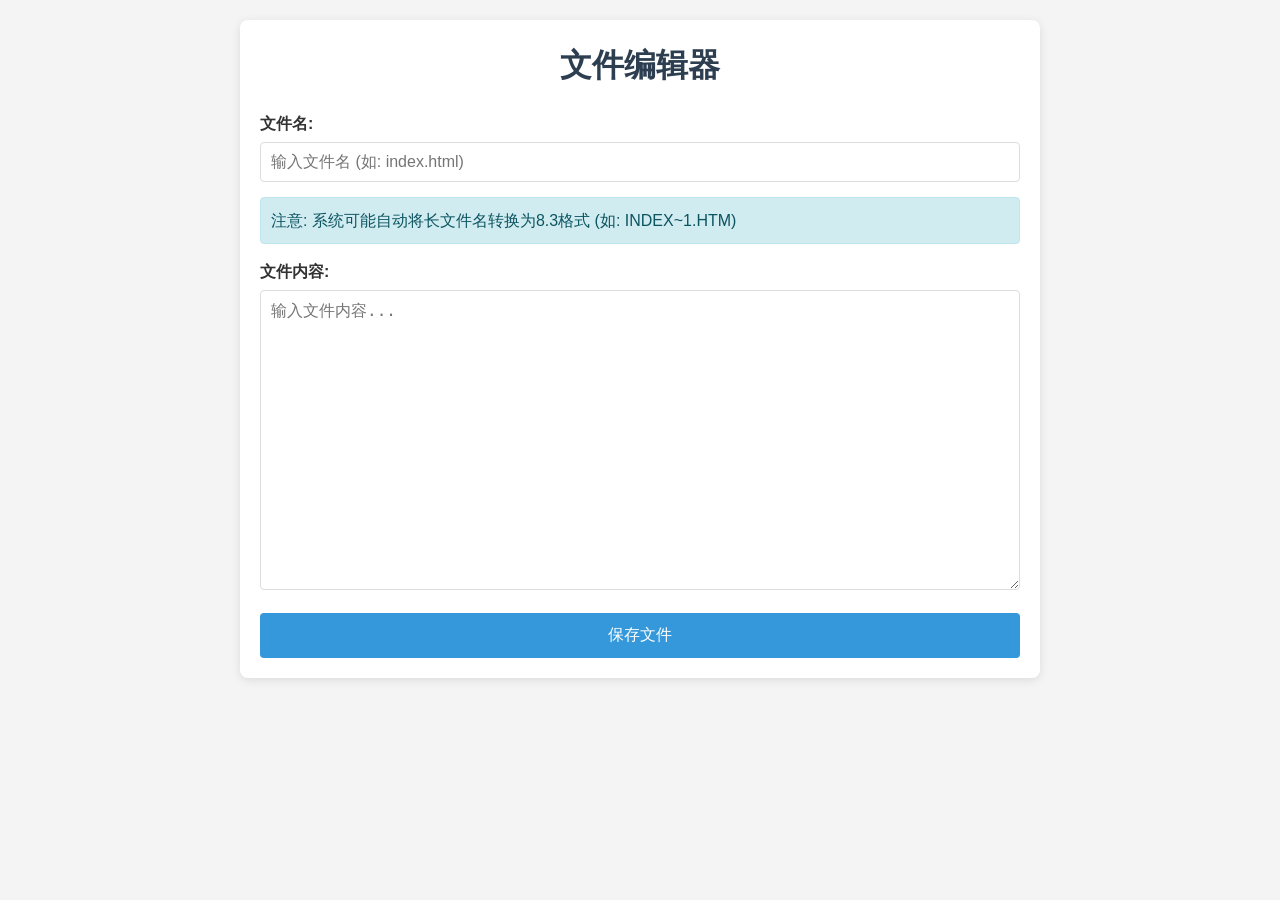
<file: Arduino-UNO-R4/sd/EDIT.HTM>
<!DOCTYPE html>
<html lang="zh-CN">
<head>
    <meta charset="UTF-8">
    <meta name="viewport" content="width=device-width, initial-scale=1.0">
    <title>文件编辑器</title>
    <style>
        * {
            box-sizing: border-box;
            margin: 0;
            padding: 0;
        }
        body {
            font-family: 'Segoe UI', Tahoma, Geneva, Verdana, sans-serif;
            line-height: 1.6;
            color: #333;
            background-color: #f4f4f4;
            padding: 20px;
        }
        .container {
            max-width: 800px;
            margin: 0 auto;
            background: white;
            padding: 20px;
            border-radius: 8px;
            box-shadow: 0 2px 10px rgba(0, 0, 0, 0.1);
        }
        h1 {
            text-align: center;
            margin-bottom: 20px;
            color: #2c3e50;
        }
        .form-group {
            margin-bottom: 15px;
        }
        label {
            display: block;
            margin-bottom: 5px;
            font-weight: bold;
        }
        input[type="text"], textarea {
            width: 100%;
            padding: 10px;
            border: 1px solid #ddd;
            border-radius: 4px;
            font-size: 16px;
        }
        textarea {
            min-height: 300px;
            font-family: monospace;
        }
        button {
            display: block;
            width: 100%;
            padding: 12px;
            background-color: #3498db;
            color: white;
            border: none;
            border-radius: 4px;
            font-size: 16px;
            cursor: pointer;
            transition: background-color 0.3s;
        }
        button:hover {
            background-color: #2980b9;
        }
        .status {
            margin-top: 15px;
            padding: 10px;
            border-radius: 4px;
            display: none;
        }
        .success {
            background-color: #d4edda;
            color: #155724;
            border: 1px solid #c3e6cb;
        }
        .error {
            background-color: #f8d7da;
            color: #721c24;
            border: 1px solid #f5c6cb;
        }
        .info {
            background-color: #d1ecf1;
            color: #0c5460;
            border: 1px solid #bee5eb;
        }
    </style>
</head>
<body>
    <div class="container">
        <h1>文件编辑器</h1>
        
        <div class="form-group">
            <label for="filename">文件名:</label>
            <input type="text" id="filename" placeholder="输入文件名 (如: index.html)">
            <div class="info status" id="filename-info">
                注意: 系统可能自动将长文件名转换为8.3格式 (如: INDEX~1.HTM)
            </div>
        </div>
        
        <div class="form-group">
            <label for="content">文件内容:</label>
            <textarea id="content" placeholder="输入文件内容..."></textarea>
        </div>
        
        <button id="save-btn">保存文件</button>
        
        <div class="status" id="status-msg"></div>
    </div>

    <script>
        document.addEventListener('DOMContentLoaded', function() {
            const filenameInput = document.getElementById('filename');
            const contentTextarea = document.getElementById('content');
            const saveButton = document.getElementById('save-btn');
            const statusMsg = document.getElementById('status-msg');
            const filenameInfo = document.getElementById('filename-info');
            
            // 定义分段大小（字节）
            const CHUNK_SIZE = 1024;
            
            // 显示状态消息
            function showStatus(message, type) {
                statusMsg.textContent = message;
                statusMsg.className = 'status ' + type;
                statusMsg.style.display = 'block';
                
                // 5秒后自动隐藏
                setTimeout(() => {
                    statusMsg.style.display = 'none';
                }, 5000);
            }
            
            // 显示文件名提示
            filenameInfo.style.display = 'block';
            
            // 创建空白文件
            function createEmptyFile(filename) {
                return fetch('/api/create', {
                    method: 'POST',
                    headers: {
                        'Content-Type': 'application/json'
                    },
                    body: JSON.stringify({ filename: filename })
                }).then(response => response.json());
            }
            
            // 追加内容到文件
            function appendToFile(filename, content) {
                return fetch('/api/append', {
                    method: 'POST',
                    headers: {
                        'Content-Type': 'application/json'
                    },
                    body: JSON.stringify({ 
                        filename: filename,
                        content: content 
                    })
                }).then(response => response.json());
            }
            
            // 分段保存文件
            async function saveFileInChunks(filename, content) {
                // 首先创建空白文件
                const createResult = await createEmptyFile(filename);
                if (createResult.status !== 'success') {
                    throw new Error(`创建文件失败: ${createResult.message}`);
                }
                
                // 如果内容为空，直接返回成功
                if (!content) {
                    return { bytesWritten: 0 };
                }
                
                let totalBytesWritten = 0;
                
                // 分段追加内容
                for (let i = 0; i < content.length; i += CHUNK_SIZE) {
                    const chunk = content.substring(i, i + CHUNK_SIZE);
                    const appendResult = await appendToFile(filename, chunk);
                    
                    if (appendResult.status !== 'success') {
                        throw new Error(`追加内容失败: ${appendResult.message}`);
                    }
                    
                    totalBytesWritten += appendResult.bytesWritten;
                }
                
                return { bytesWritten: totalBytesWritten };
            }
            
            // 保存文件
            saveButton.addEventListener('click', async function() {
                const filename = filenameInput.value.trim();
                const content = contentTextarea.value;
                
                if (!filename) {
                    showStatus('请输入文件名', 'error');
                    return;
                }
                
                // 显示加载状态
                saveButton.textContent = '保存中...';
                saveButton.disabled = true;
                
                try {
                    // 使用分段保存函数
                    const result = await saveFileInChunks(filename, content);
                    showStatus(`文件保存成功: ${filename} (${result.bytesWritten} 字节)`, 'success');
                } catch (error) {
                    showStatus(`保存失败: ${error.message}`, 'error');
                } finally {
                    saveButton.textContent = '保存文件';
                    saveButton.disabled = false;
                }
            });
        });
    </script>
</body>
</html>
</file>
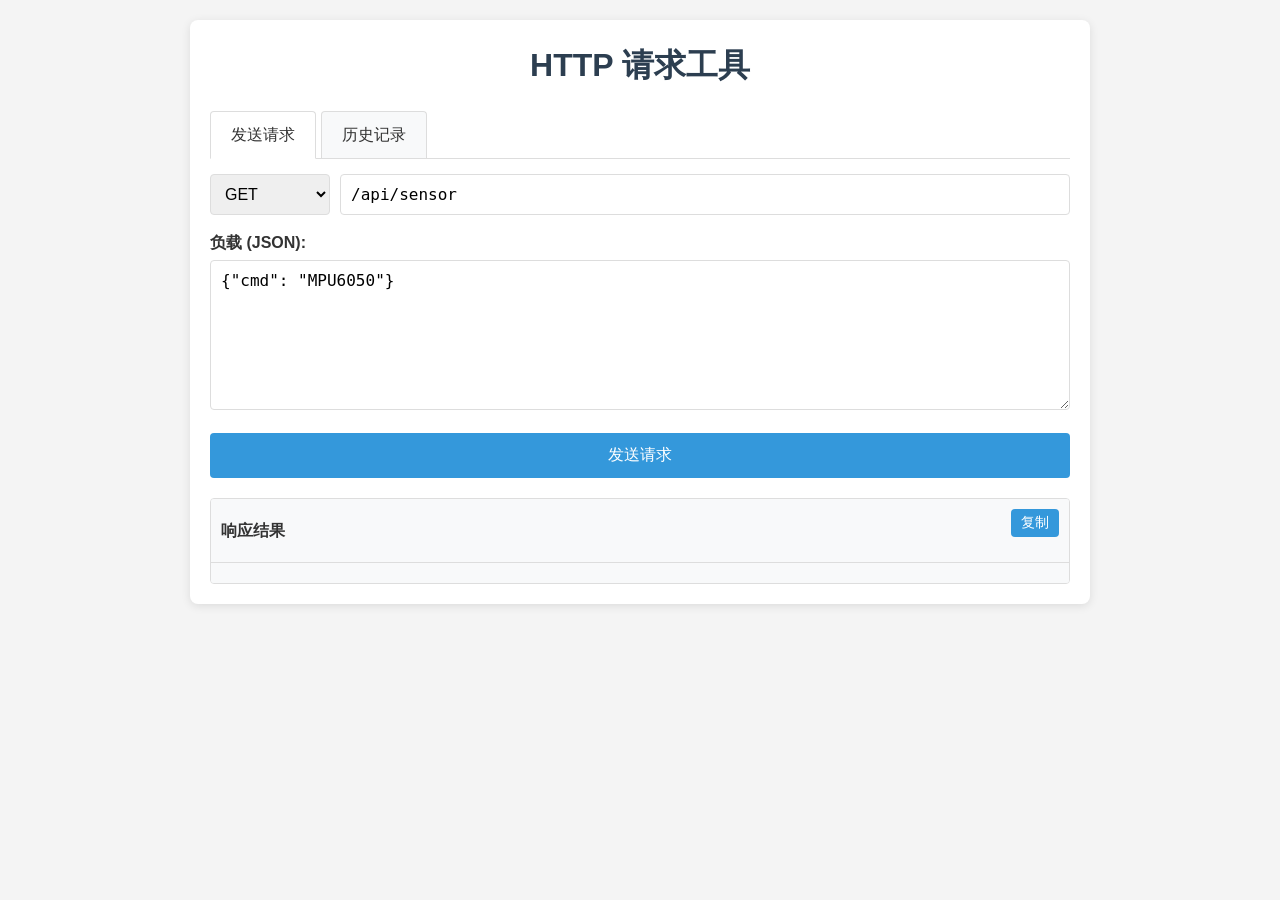
<file: Arduino-UNO-R4/sd/HTTP.HTM>
<!DOCTYPE html>
<html lang="zh-CN">
<head>
    <meta charset="UTF-8">
    <meta name="viewport" content="width=device-width, initial-scale=1.0">
    <title>HTTP 请求工具</title>
    <style>
        * {
            box-sizing: border-box;
            margin: 0;
            padding: 0;
        }
        body {
            font-family: 'Segoe UI', Tahoma, Geneva, Verdana, sans-serif;
            line-height: 1.6;
            color: #333;
            background-color: #f4f4f4;
            padding: 20px;
        }
        .container {
            max-width: 900px;
            margin: 0 auto;
            background: white;
            padding: 20px;
            border-radius: 8px;
            box-shadow: 0 2px 10px rgba(0, 0, 0, 0.1);
        }
        h1 {
            text-align: center;
            margin-bottom: 20px;
            color: #2c3e50;
        }
        .form-group {
            margin-bottom: 15px;
        }
        label {
            display: block;
            margin-bottom: 5px;
            font-weight: bold;
        }
        input[type="text"], textarea {
            width: 100%;
            padding: 10px;
            border: 1px solid #ddd;
            border-radius: 4px;
            font-size: 16px;
            font-family: monospace;
        }
        textarea {
            min-height: 150px;
        }
        button {
            display: block;
            width: 100%;
            padding: 12px;
            background-color: #3498db;
            color: white;
            border: none;
            border-radius: 4px;
            font-size: 16px;
            cursor: pointer;
            transition: background-color 0.3s;
            margin-bottom: 15px;
        }
        button:hover {
            background-color: #2980b9;
        }
        button:disabled {
            background-color: #95a5a6;
            cursor: not-allowed;
        }
        .status {
            margin-top: 15px;
            padding: 10px;
            border-radius: 4px;
            display: none;
        }
        .success {
            background-color: #d4edda;
            color: #155724;
            border: 1px solid #c3e6cb;
        }
        .error {
            background-color: #f8d7da;
            color: #721c24;
            border: 1px solid #f5c6cb;
        }
        .info {
            background-color: #d1ecf1;
            color: #0c5460;
            border: 1px solid #bee5eb;
        }
        .flex-row {
            display: flex;
            gap: 10px;
            margin-bottom: 15px;
        }
        .flex-row select {
            padding: 10px;
            border: 1px solid #ddd;
            border-radius: 4px;
            font-size: 16px;
            min-width: 120px;
        }
        .flex-row input {
            flex: 1;
        }
        .response-container {
            margin-top: 20px;
            border: 1px solid #ddd;
            border-radius: 4px;
            overflow: hidden;
        }
        .response-header {
            background-color: #f8f9fa;
            padding: 10px;
            border-bottom: 1px solid #ddd;
            font-weight: bold;
            display: flex;
            justify-content: space-between;
            align-items: center;
        }
        .response-body {
            padding: 10px;
            max-height: 400px;
            overflow-y: auto;
            background-color: #f8f9fa;
            font-family: monospace;
        }
        .json-viewer {
            white-space: pre-wrap;
            word-wrap: break-word;
        }
        .copy-btn {
            width: auto;
            padding: 5px 10px;
            font-size: 14px;
        }
        .tabs {
            display: flex;
            border-bottom: 1px solid #ddd;
            margin-bottom: 15px;
        }
        .tab {
            padding: 10px 20px;
            cursor: pointer;
            background-color: #f8f9fa;
            border: 1px solid #ddd;
            border-bottom: none;
            margin-right: 5px;
            border-radius: 4px 4px 0 0;
        }
        .tab.active {
            background-color: white;
            border-bottom: 1px solid white;
            margin-bottom: -1px;
        }
        .tab-content {
            display: none;
        }
        .tab-content.active {
            display: block;
        }
        .history-item {
            padding: 10px;
            border: 1px solid #ddd;
            border-radius: 4px;
            margin-bottom: 10px;
            cursor: pointer;
            transition: background-color 0.3s;
        }
        .history-item:hover {
            background-color: #f8f9fa;
        }
        .history-item-header {
            font-weight: bold;
            margin-bottom: 5px;
        }
        .history-item-method {
            display: inline-block;
            padding: 2px 6px;
            background-color: #3498db;
            color: white;
            border-radius: 3px;
            font-size: 12px;
            margin-right: 8px;
        }
    </style>
</head>
<body>
    <div class="container">
        <h1>HTTP 请求工具</h1>
        
        <div class="tabs">
            <div class="tab active" data-tab="request">发送请求</div>
            <div class="tab" data-tab="history">历史记录</div>
        </div>
        
        <div id="request-tab" class="tab-content active">
            <div class="flex-row">
                <select id="method">
                    <option value="GET">GET</option>
                    <option value="POST">POST</option>
                    <option value="PUT">PUT</option>
                    <option value="DELETE">DELETE</option>
                    <option value="PATCH">PATCH</option>
                    <option value="HEAD">HEAD</option>
                    <option value="OPTIONS">OPTIONS</option>
                </select>
                <input type="text" id="path" placeholder="输入路径 (如: /api/sensor)" value="/api/sensor">
            </div>
            
            <div class="form-group">
                <label for="payload">负载 (JSON):</label>
                <textarea id="payload" placeholder="输入JSON负载...">{"cmd": "MPU6050"}</textarea>
            </div>
            
            <button id="send-btn">发送请求</button>
        </div>
        
        <div id="history-tab" class="tab-content">
            <div id="history-list">
                <p>暂无历史记录</p>
            </div>
        </div>
        
        <div class="response-container">
            <div class="response-header">
                <span>响应结果</span>
                <button id="copy-btn" class="copy-btn">复制</button>
            </div>
            <div class="response-body">
                <pre class="json-viewer" id="response"></pre>
            </div>
        </div>
    </div>

    <script>
        document.addEventListener('DOMContentLoaded', function() {
            const methodSelect = document.getElementById('method');
            const pathInput = document.getElementById('path');
            const payloadTextarea = document.getElementById('payload');
            const sendButton = document.getElementById('send-btn');
            const responseDiv = document.getElementById('response');
            const copyButton = document.getElementById('copy-btn');
            const tabs = document.querySelectorAll('.tab');
            const tabContents = document.querySelectorAll('.tab-content');
            const historyList = document.getElementById('history-list');
            
            // 历史记录数组
            let requestHistory = [];
            const MAX_HISTORY = 10;
            
            // 加载历史记录
            function loadHistory() {
                const savedHistory = localStorage.getItem('httpRequestHistory');
                if (savedHistory) {
                    requestHistory = JSON.parse(savedHistory);
                    updateHistoryUI();
                }
            }
            
            // 保存历史记录
            function saveHistory() {
                localStorage.setItem('httpRequestHistory', JSON.stringify(requestHistory));
                updateHistoryUI();
            }
            
            // 更新历史记录UI
            function updateHistoryUI() {
                if (requestHistory.length === 0) {
                    historyList.innerHTML = '<p>暂无历史记录</p>';
                    return;
                }
                
                historyList.innerHTML = '';
                requestHistory.forEach((item, index) => {
                    const historyItem = document.createElement('div');
                    historyItem.className = 'history-item';
                    
                    const header = document.createElement('div');
                    header.className = 'history-item-header';
                    header.innerHTML = `
                        <span class="history-item-method">${item.method}</span>
                        ${item.path}
                    `;
                    
                    const timestamp = document.createElement('div');
                    timestamp.style.fontSize = '12px';
                    timestamp.style.color = '#666';
                    timestamp.textContent = new Date(item.timestamp).toLocaleString();
                    
                    historyItem.appendChild(header);
                    historyItem.appendChild(timestamp);
                    
                    historyItem.addEventListener('click', () => {
                        methodSelect.value = item.method;
                        pathInput.value = item.path;
                        payloadTextarea.value = item.payload;
                        
                        // 切换到请求标签
                        document.querySelector('.tab.active').classList.remove('active');
                        document.querySelector('.tab-content.active').classList.remove('active');
                        document.querySelector('.tab[data-tab="request"]').classList.add('active');
                        document.getElementById('request-tab').classList.add('active');
                    });
                    
                    historyList.appendChild(historyItem);
                });
            }
            
            // 添加到历史记录
            function addToHistory(method, path, payload) {
                const historyItem = {
                    method,
                    path,
                    payload,
                    timestamp: Date.now()
                };
                
                // 添加到开头
                requestHistory.unshift(historyItem);
                
                // 限制历史记录数量
                if (requestHistory.length > MAX_HISTORY) {
                    requestHistory = requestHistory.slice(0, MAX_HISTORY);
                }
                
                saveHistory();
            }
            
            // 格式化JSON显示
            function formatJson(jsonStr) {
                try {
                    const parsed = JSON.parse(jsonStr);
                    return JSON.stringify(parsed, null, 2);
                } catch (e) {
                    return jsonStr; // 如果不是有效的JSON，返回原始字符串
                }
            }
            
            // 发送请求
            async function sendRequest() {
                const method = methodSelect.value;
                const path = pathInput.value.trim();
                const payload = payloadTextarea.value.trim();
                
                if (!path) {
                    responseDiv.textContent = '错误: 请输入路径';
                    return;
                }
                
                // 显示加载状态
                sendButton.textContent = '发送中...';
                sendButton.disabled = true;
                responseDiv.textContent = '正在发送请求...';
                
                try {
                    // 准备请求选项
                    const options = {
                        method: method,
                        headers: {
                            'Content-Type': 'application/json'
                        }
                    };
                    
                    // 如果不是GET/HEAD请求且有负载，添加请求体
                    if (method !== 'GET' && method !== 'HEAD' && payload) {
                        // 验证JSON格式
                        try {
                            JSON.parse(payload);
                            options.body = payload;
                        } catch (e) {
                            throw new Error('无效的JSON格式');
                        }
                    }
                    
                    // 发送请求
                    const response = await fetch(path, options);
                    
                    // 先读取为文本，再尝试解析JSON
                    const textData = await response.text();
                    try {
                        const jsonData = JSON.parse(textData);
                        responseDiv.textContent = formatJson(JSON.stringify(jsonData));
                    } catch (e) {
                        responseDiv.textContent = textData;
                    }
                    
                    // 添加到历史记录
                    addToHistory(method, path, payload);
                    
                } catch (error) {
                    responseDiv.textContent = `错误: ${error.message}`;
                } finally {
                    sendButton.textContent = '发送请求';
                    sendButton.disabled = false;
                }
            }
            
            // 复制响应
            function copyResponse() {
                const text = responseDiv.textContent;
                navigator.clipboard.writeText(text).then(() => {
                    const originalText = copyButton.textContent;
                    copyButton.textContent = '已复制!';
                    setTimeout(() => {
                        copyButton.textContent = originalText;
                    }, 2000);
                }).catch(err => {
                    console.error('复制失败:', err);
                });
            }
            
            // 切换标签
            tabs.forEach(tab => {
                tab.addEventListener('click', () => {
                    const tabId = tab.getAttribute('data-tab');
                    
                    // 移除所有活跃状态
                    tabs.forEach(t => t.classList.remove('active'));
                    tabContents.forEach(content => content.classList.remove('active'));
                    
                    // 添加当前活跃状态
                    tab.classList.add('active');
                    document.getElementById(tabId + '-tab').classList.add('active');
                });
            });
            
            // 事件监听
            sendButton.addEventListener('click', sendRequest);
            copyButton.addEventListener('click', copyResponse);
            
            // 初始化
            loadHistory();
        });
    </script>
</body>
</html>
</file>
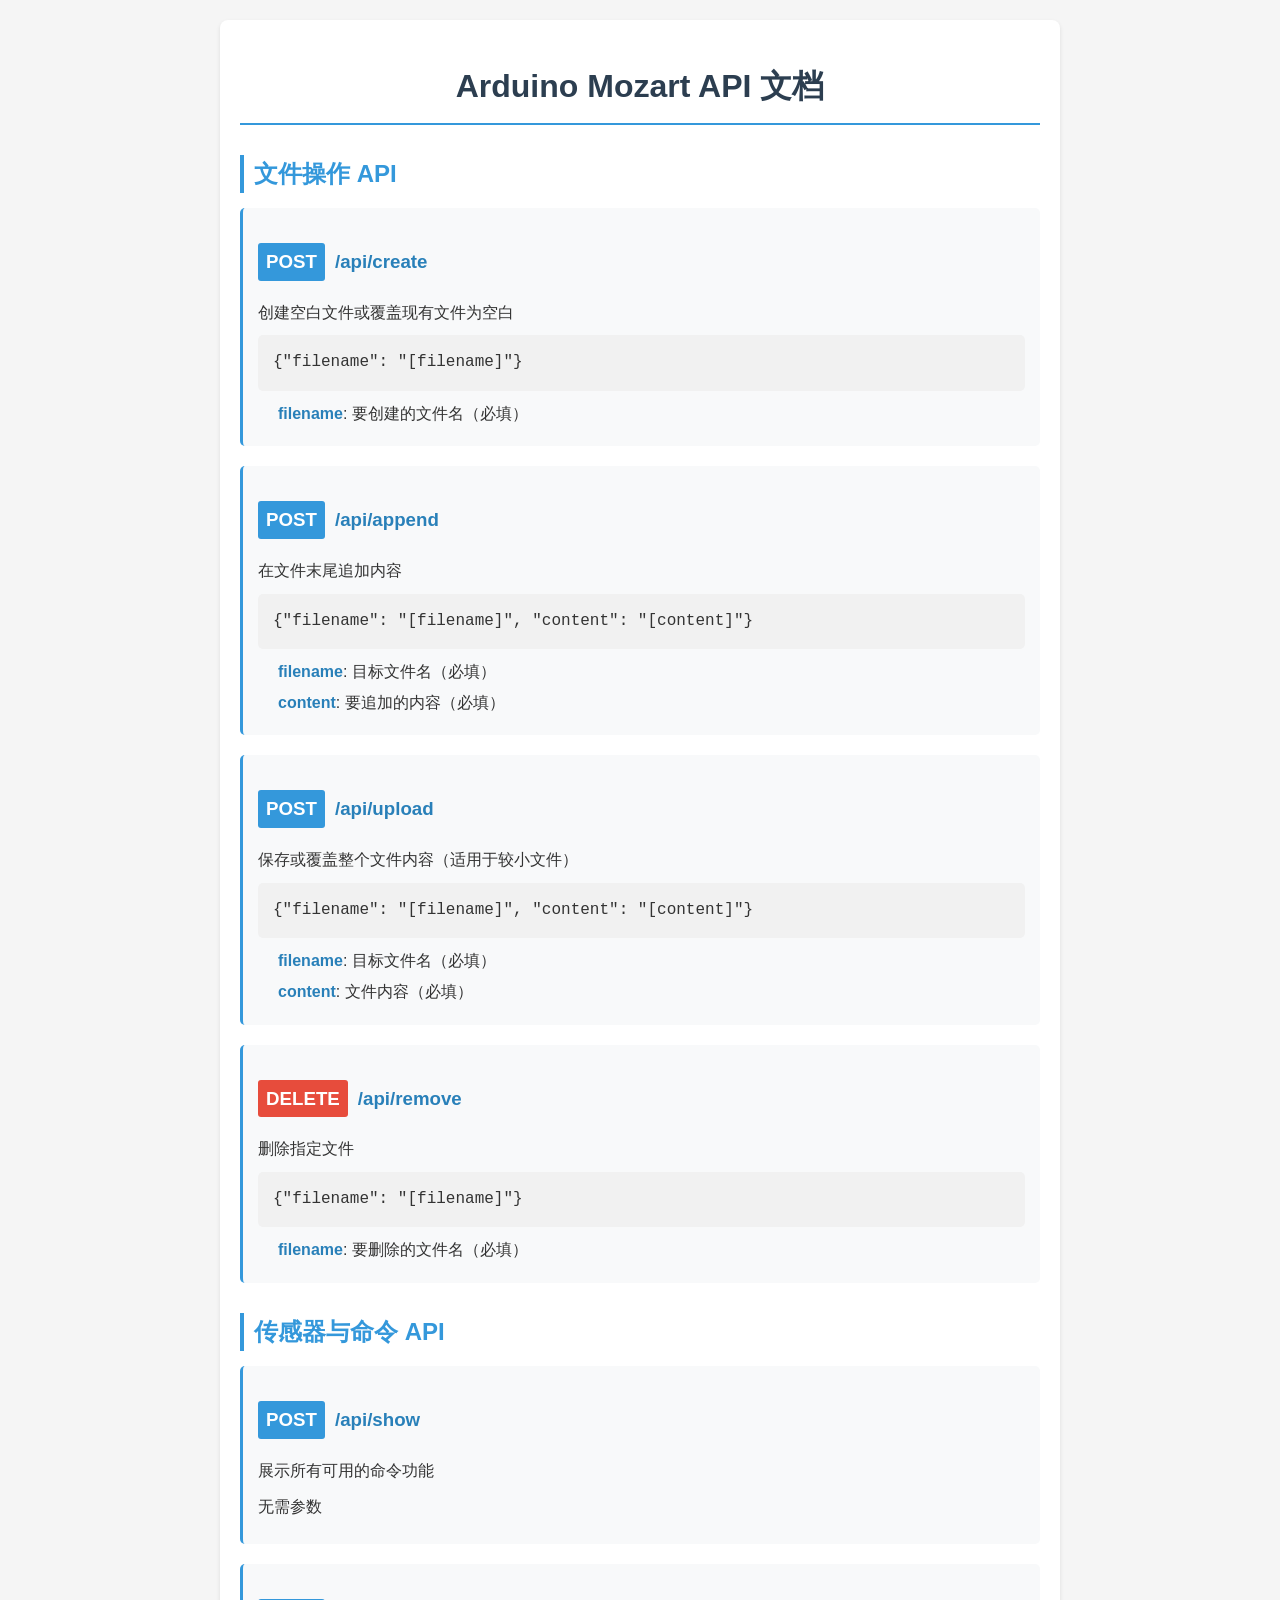
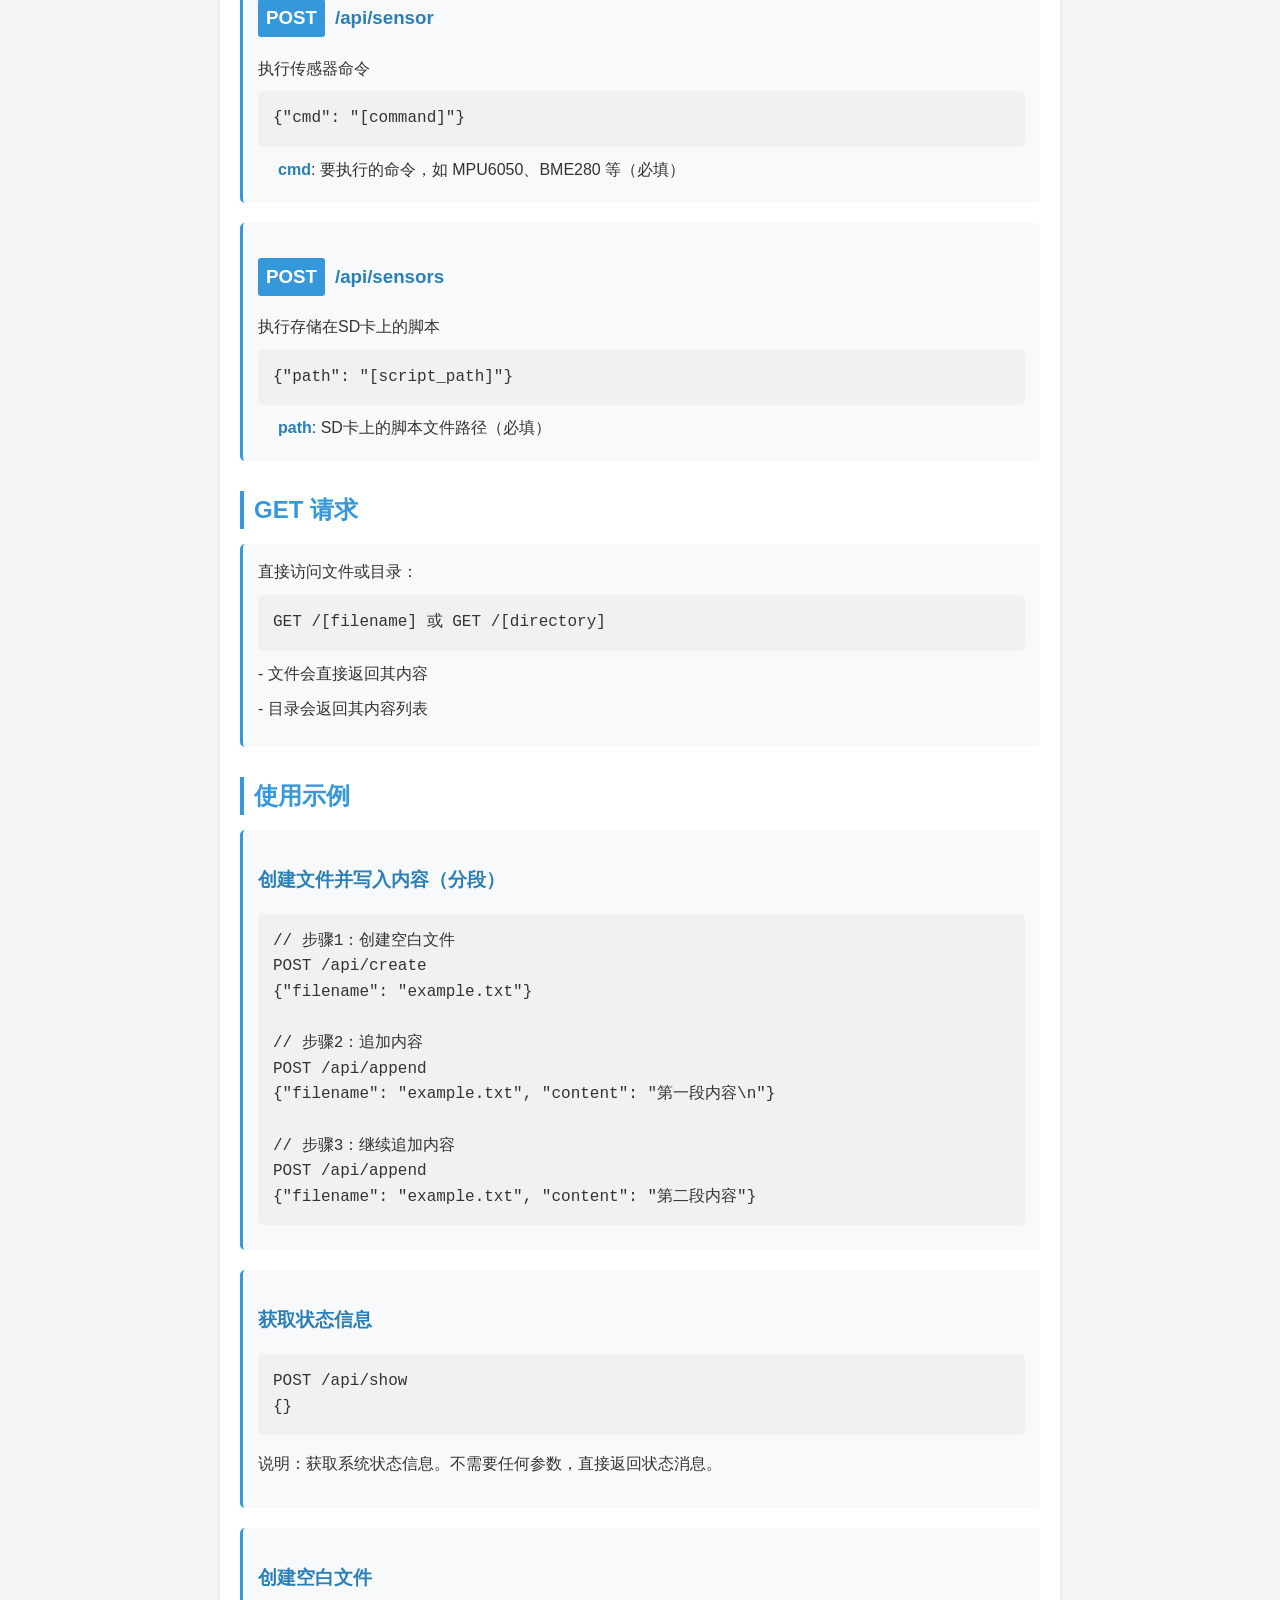
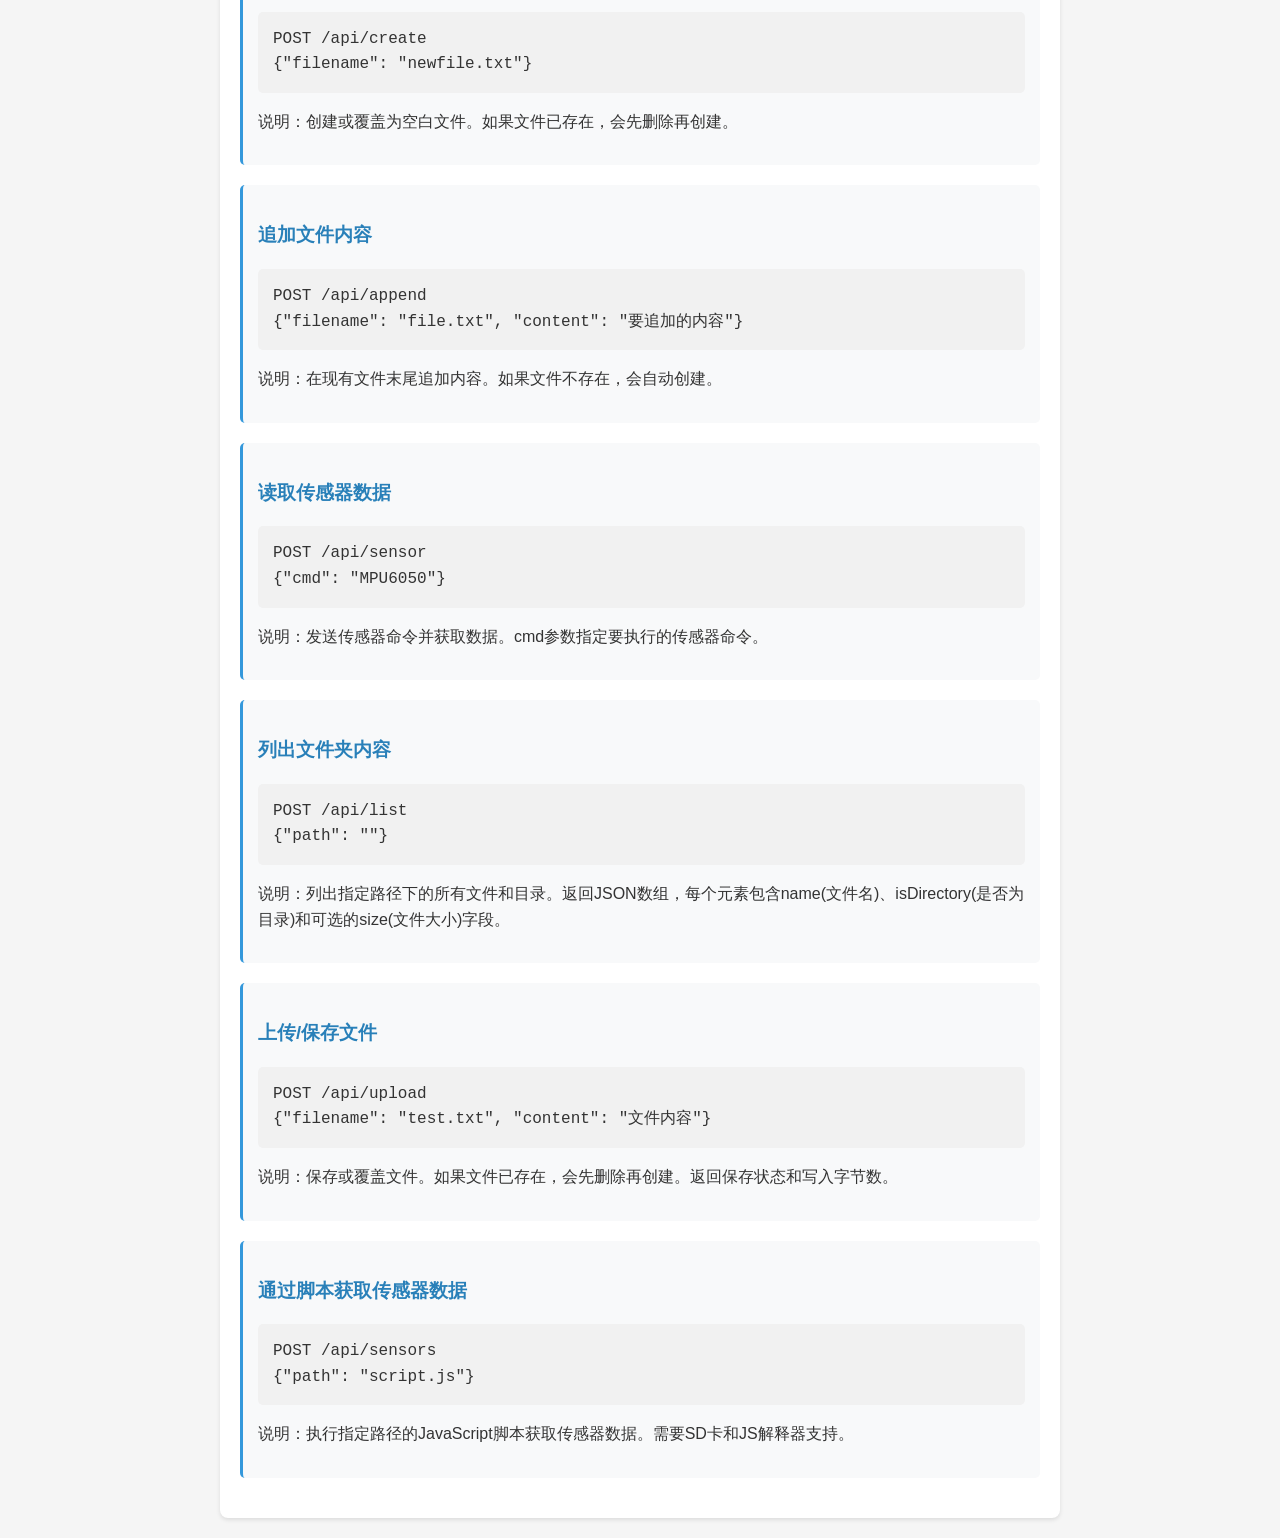
<file: Arduino-UNO-R4/sd/NOTE.HTM>
<!DOCTYPE html>
<html lang="zh-CN">
<head>
    <meta charset="UTF-8">
    <meta name="viewport" content="width=device-width, initial-scale=1.0">
    <title>Arduino Mozart API 文档</title>
    <style>
        body {
            font-family: 'Microsoft YaHei', Arial, sans-serif;
            line-height: 1.6;
            margin: 0;
            padding: 20px;
            color: #333;
            background-color: #f5f5f5;
        }
        .container {
            max-width: 800px;
            margin: 0 auto;
            background-color: white;
            padding: 20px;
            border-radius: 8px;
            box-shadow: 0 2px 4px rgba(0,0,0,0.1);
        }
        h1 {
            color: #2c3e50;
            text-align: center;
            border-bottom: 2px solid #3498db;
            padding-bottom: 10px;
            margin-bottom: 30px;
        }
        h2 {
            color: #3498db;
            margin-top: 30px;
            margin-bottom: 15px;
            border-left: 4px solid #3498db;
            padding-left: 10px;
        }
        h3 {
            color: #2980b9;
            margin-top: 20px;
        }
        .endpoint {
            background-color: #f8f9fa;
            padding: 15px;
            border-radius: 5px;
            margin-bottom: 20px;
            border-left: 3px solid #3498db;
        }
        .method {
            display: inline-block;
            padding: 4px 8px;
            background-color: #3498db;
            color: white;
            border-radius: 3px;
            font-weight: bold;
            margin-right: 10px;
        }
        .method.delete {
            background-color: #e74c3c;
        }
        code {
            font-family: Consolas, Monaco, 'Andale Mono', monospace;
            background-color: #f1f1f1;
            padding: 2px 4px;
            border-radius: 3px;
        }
        pre {
            background-color: #f1f1f1;
            padding: 15px;
            border-radius: 5px;
            overflow-x: auto;
            margin: 10px 0;
        }
        pre code {
            background-color: transparent;
            padding: 0;
        }
        .description {
            margin-bottom: 10px;
        }
        .param {
            margin-left: 20px;
            margin-bottom: 5px;
        }
        .param strong {
            color: #2980b9;
        }
        .response-example {
            background-color: #e8f4f8;
            border-left: 3px solid #00bcd4;
        }
        .tool-link {
            display: block;
            text-align: center;
            margin: 20px 0;
        }
        .tool-link a {
            display: inline-block;
            background-color: #27ae60;
            color: white;
            padding: 10px 20px;
            text-decoration: none;
            border-radius: 5px;
            font-weight: bold;
            transition: background-color 0.3s;
        }
        .tool-link a:hover {
            background-color: #229954;
        }
    </style>
</head>
<body>
    <div class="container">
        <h1>Arduino Mozart API 文档</h1>
        

        
        <h2>文件操作 API</h2>
        
        <div class="endpoint">
            <h3><span class="method">POST</span>/api/create</h3>
            <div class="description">创建空白文件或覆盖现有文件为空白</div>
            <pre><code>{"filename": "[filename]"}</code></pre>
            <div class="param"><strong>filename</strong>: 要创建的文件名（必填）</div>
        </div>
        
        <div class="endpoint">
            <h3><span class="method">POST</span>/api/append</h3>
            <div class="description">在文件末尾追加内容</div>
            <pre><code>{"filename": "[filename]", "content": "[content]"}</code></pre>
            <div class="param"><strong>filename</strong>: 目标文件名（必填）</div>
            <div class="param"><strong>content</strong>: 要追加的内容（必填）</div>
        </div>
        
        <div class="endpoint">
            <h3><span class="method">POST</span>/api/upload</h3>
            <div class="description">保存或覆盖整个文件内容（适用于较小文件）</div>
            <pre><code>{"filename": "[filename]", "content": "[content]"}</code></pre>
            <div class="param"><strong>filename</strong>: 目标文件名（必填）</div>
            <div class="param"><strong>content</strong>: 文件内容（必填）</div>
        </div>
        
        <div class="endpoint">
            <h3><span class="method delete">DELETE</span>/api/remove</h3>
            <div class="description">删除指定文件</div>
            <pre><code>{"filename": "[filename]"}</code></pre>
            <div class="param"><strong>filename</strong>: 要删除的文件名（必填）</div>
        </div>
        
        <h2>传感器与命令 API</h2>
        
        <div class="endpoint">
            <h3><span class="method">POST</span>/api/show</h3>
            <div class="description">展示所有可用的命令功能</div>
            <div class="description">无需参数</div>
        </div>
        
        <div class="endpoint">
            <h3><span class="method">POST</span>/api/sensor</h3>
            <div class="description">执行传感器命令</div>
            <pre><code>{"cmd": "[command]"}</code></pre>
            <div class="param"><strong>cmd</strong>: 要执行的命令，如 MPU6050、BME280 等（必填）</div>
        </div>
        
        <div class="endpoint">
            <h3><span class="method">POST</span>/api/sensors</h3>
            <div class="description">执行存储在SD卡上的脚本</div>
            <pre><code>{"path": "[script_path]"}</code></pre>
            <div class="param"><strong>path</strong>: SD卡上的脚本文件路径（必填）</div>
        </div>
        
        <h2>GET 请求</h2>
        <div class="endpoint">
            <div class="description">直接访问文件或目录：</div>
            <pre><code>GET /[filename] 或 GET /[directory]</code></pre>
            <div class="description">- 文件会直接返回其内容</div>
            <div class="description">- 目录会返回其内容列表</div>
        </div>
        
        <h2>使用示例</h2>
        <div class="endpoint">
            <h3>创建文件并写入内容（分段）</h3>
            <pre><code>// 步骤1：创建空白文件
POST /api/create
{"filename": "example.txt"}

// 步骤2：追加内容
POST /api/append
{"filename": "example.txt", "content": "第一段内容\n"}

// 步骤3：继续追加内容
POST /api/append
{"filename": "example.txt", "content": "第二段内容"}</code></pre>
        </div>
        
        <div class="endpoint">
            <h3>获取状态信息</h3>
            <pre><code>POST /api/show
{}</code></pre>
            <p>说明：获取系统状态信息。不需要任何参数，直接返回状态消息。</p>
        </div>
        
        <div class="endpoint">
            <h3>创建空白文件</h3>
            <pre><code>POST /api/create
{"filename": "newfile.txt"}</code></pre>
            <p>说明：创建或覆盖为空白文件。如果文件已存在，会先删除再创建。</p>
        </div>
        
        <div class="endpoint">
            <h3>追加文件内容</h3>
            <pre><code>POST /api/append
{"filename": "file.txt", "content": "要追加的内容"}</code></pre>
            <p>说明：在现有文件末尾追加内容。如果文件不存在，会自动创建。</p>
        </div>
        
        <div class="endpoint">
            <h3>读取传感器数据</h3>
            <pre><code>POST /api/sensor
{"cmd": "MPU6050"}</code></pre>
            <p>说明：发送传感器命令并获取数据。cmd参数指定要执行的传感器命令。</p>
        </div>
        
        <div class="endpoint">
            <h3>列出文件夹内容</h3>
            <pre><code>POST /api/list
{"path": ""}</code></pre>
            <p>说明：列出指定路径下的所有文件和目录。返回JSON数组，每个元素包含name(文件名)、isDirectory(是否为目录)和可选的size(文件大小)字段。</p>
        </div>
        
        <div class="endpoint">
            <h3>上传/保存文件</h3>
            <pre><code>POST /api/upload
{"filename": "test.txt", "content": "文件内容"}</code></pre>
            <p>说明：保存或覆盖文件。如果文件已存在，会先删除再创建。返回保存状态和写入字节数。</p>
        </div>
        
        <div class="endpoint">
            <h3>通过脚本获取传感器数据</h3>
            <pre><code>POST /api/sensors
{"path": "script.js"}</code></pre>
            <p>说明：执行指定路径的JavaScript脚本获取传感器数据。需要SD卡和JS解释器支持。</p>
        </div>
    </div>
</body>
</html>
</file>
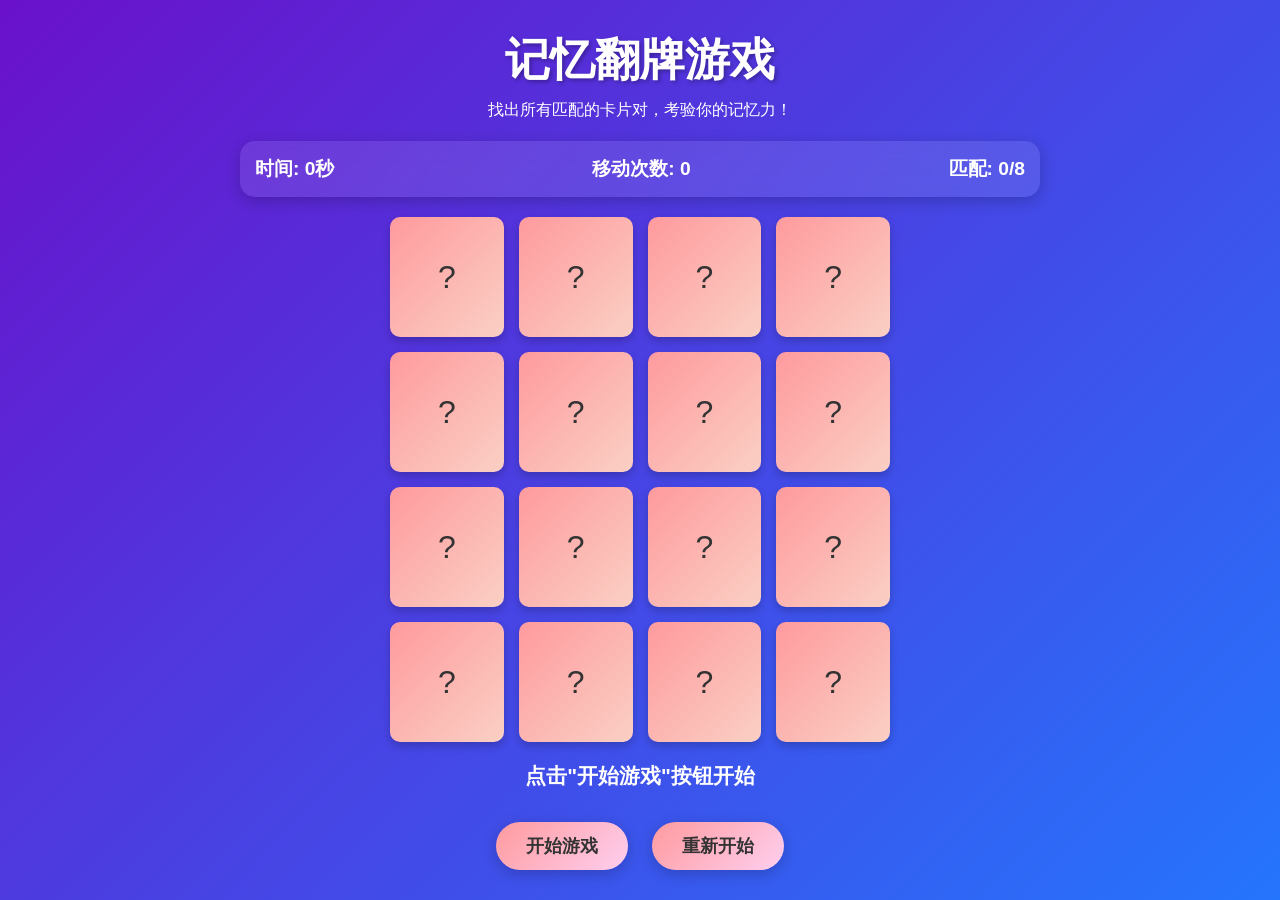
<file: Arduino-UNO-R4/sd/GAME/GAME1.HTM>
<!DOCTYPE html>
<html lang="zh-CN">
<head>
    <meta charset="UTF-8">
    <meta name="viewport" content="width=device-width, initial-scale=1.0">
    <title>记忆翻牌游戏</title>
    <style>
        * {
            margin: 0;
            padding: 0;
            box-sizing: border-box;
            font-family: 'Arial Rounded MT Bold', 'Segoe UI', sans-serif;
        }
        
        body {
            background: linear-gradient(135deg, #6a11cb 0%, #2575fc 100%);
            min-height: 100vh;
            display: flex;
            flex-direction: column;
            align-items: center;
            justify-content: center;
            padding: 20px;
            color: white;
        }
        
        .container {
            max-width: 800px;
            width: 100%;
            text-align: center;
        }
        
        h1 {
            font-size: 2.8rem;
            margin-bottom: 10px;
            text-shadow: 2px 2px 4px rgba(0, 0, 0, 0.3);
        }
        
        .game-info {
            display: flex;
            justify-content: space-between;
            margin: 20px 0;
            background: rgba(255, 255, 255, 0.1);
            padding: 15px;
            border-radius: 15px;
            backdrop-filter: blur(10px);
            box-shadow: 0 4px 15px rgba(0, 0, 0, 0.2);
        }
        
        .info-item {
            font-size: 1.2rem;
            font-weight: bold;
        }
        
        .game-board {
            display: grid;
            grid-template-columns: repeat(4, 1fr);
            gap: 15px;
            margin: 0 auto;
            max-width: 500px;
        }
        
        .card {
            height: 120px;
            perspective: 1000px;
            cursor: pointer;
        }
        
        .card-inner {
            position: relative;
            width: 100%;
            height: 100%;
            text-align: center;
            transition: transform 0.6s;
            transform-style: preserve-3d;
            border-radius: 10px;
            box-shadow: 0 4px 8px rgba(0, 0, 0, 0.2);
        }
        
        .card.flipped .card-inner {
            transform: rotateY(180deg);
        }
        
        .card-front, .card-back {
            position: absolute;
            width: 100%;
            height: 100%;
            -webkit-backface-visibility: hidden;
            backface-visibility: hidden;
            border-radius: 10px;
            display: flex;
            align-items: center;
            justify-content: center;
            font-size: 2rem;
        }
        
        .card-front {
            background: linear-gradient(135deg, #ff9a9e 0%, #fad0c4 100%);
            color: #333;
        }
        
        .card-back {
            background: linear-gradient(135deg, #a1c4fd 0%, #c2e9fb 100%);
            color: white;
            transform: rotateY(180deg);
        }
        
        .card.matched .card-back {
            background: linear-gradient(135deg, #56ab2f 0%, #a8e6cf 100%);
        }
        
        .controls {
            margin-top: 30px;
        }
        
        button {
            background: linear-gradient(135deg, #ff9a9e 0%, #fecfef 100%);
            border: none;
            padding: 12px 30px;
            font-size: 1.1rem;
            border-radius: 50px;
            cursor: pointer;
            color: #333;
            font-weight: bold;
            box-shadow: 0 4px 15px rgba(0, 0, 0, 0.2);
            transition: all 0.3s ease;
            margin: 0 10px;
        }
        
        button:hover {
            transform: translateY(-3px);
            box-shadow: 0 6px 20px rgba(0, 0, 0, 0.3);
        }
        
        button:active {
            transform: translateY(1px);
        }
        
        .message {
            margin-top: 20px;
            font-size: 1.3rem;
            font-weight: bold;
            min-height: 30px;
        }
        
        @media (max-width: 600px) {
            .game-board {
                grid-template-columns: repeat(3, 1fr);
            }
            
            .card {
                height: 100px;
            }
            
            h1 {
                font-size: 2.2rem;
            }
        }
        
        @media (max-width: 400px) {
            .game-board {
                grid-template-columns: repeat(2, 1fr);
            }
            
            .card {
                height: 90px;
            }
        }
    </style>
</head>
<body>
    <div class="container">
        <h1>记忆翻牌游戏</h1>
        <p>找出所有匹配的卡片对，考验你的记忆力！</p>
        
        <div class="game-info">
            <div class="info-item">时间: <span id="timer">0</span>秒</div>
            <div class="info-item">移动次数: <span id="moves">0</span></div>
            <div class="info-item">匹配: <span id="matches">0</span>/8</div>
        </div>
        
        <div class="game-board" id="gameBoard"></div>
        
        <div class="message" id="message"></div>
        
        <div class="controls">
            <button id="startBtn">开始游戏</button>
            <button id="resetBtn">重新开始</button>
        </div>
    </div>

    <script>
        document.addEventListener('DOMContentLoaded', () => {
            const gameBoard = document.getElementById('gameBoard');
            const startBtn = document.getElementById('startBtn');
            const resetBtn = document.getElementById('resetBtn');
            const timerEl = document.getElementById('timer');
            const movesEl = document.getElementById('moves');
            const matchesEl = document.getElementById('matches');
            const messageEl = document.getElementById('message');
            
            let cards = [];
            let flippedCards = [];
            let matchedPairs = 0;
            let moves = 0;
            let timer = 0;
            let timerInterval;
            let gameStarted = false;
            
            // 卡片符号
            const cardSymbols = ['🍎', '🍌', '🍒', '🍇', '🍊', '🍓', '🍑', '🥭'];
            
            // 初始化游戏
            function initGame() {
                // 创建卡片数组（每对两张）
                cards = [...cardSymbols, ...cardSymbols];
                
                // 洗牌算法
                for (let i = cards.length - 1; i > 0; i--) {
                    const j = Math.floor(Math.random() * (i + 1));
                    [cards[i], cards[j]] = [cards[j], cards[i]];
                }
                
                // 清空游戏板
                gameBoard.innerHTML = '';
                
                // 创建卡片元素
                cards.forEach((symbol, index) => {
                    const card = document.createElement('div');
                    card.className = 'card';
                    card.dataset.index = index;
                    card.dataset.symbol = symbol;
                    
                    card.innerHTML = `
                        <div class="card-inner">
                            <div class="card-front">?</div>
                            <div class="card-back">${symbol}</div>
                        </div>
                    `;
                    
                    card.addEventListener('click', flipCard);
                    gameBoard.appendChild(card);
                });
                
                // 重置游戏状态
                flippedCards = [];
                matchedPairs = 0;
                moves = 0;
                timer = 0;
                gameStarted = false;
                
                // 更新显示
                movesEl.textContent = moves;
                matchesEl.textContent = matchedPairs;
                timerEl.textContent = timer;
                messageEl.textContent = '点击"开始游戏"按钮开始';
            }
            
            // 翻转卡片
            function flipCard() {
                if (!gameStarted) return;
                
                const card = this;
                
                // 如果卡片已经匹配或已经翻转，则忽略点击
                if (card.classList.contains('matched') || card.classList.contains('flipped')) {
                    return;
                }
                
                // 翻转卡片
                card.classList.add('flipped');
                flippedCards.push(card);
                
                // 如果翻转了两张卡片，检查是否匹配
                if (flippedCards.length === 2) {
                    moves++;
                    movesEl.textContent = moves;
                    
                    const card1 = flippedCards[0];
                    const card2 = flippedCards[1];
                    
                    if (card1.dataset.symbol === card2.dataset.symbol) {
                        // 匹配成功
                        card1.classList.add('matched');
                        card2.classList.add('matched');
                        matchedPairs++;
                        matchesEl.textContent = matchedPairs;
                        
                        flippedCards = [];
                        
                        // 检查游戏是否结束
                        if (matchedPairs === cardSymbols.length) {
                            endGame();
                        }
                    } else {
                        // 不匹配，翻转回去
                        setTimeout(() => {
                            card1.classList.remove('flipped');
                            card2.classList.remove('flipped');
                            flippedCards = [];
                        }, 1000);
                    }
                }
            }
            
            // 开始游戏
            function startGame() {
                if (gameStarted) return;
                
                gameStarted = true;
                messageEl.textContent = '游戏进行中...';
                
                // 启动计时器
                timerInterval = setInterval(() => {
                    timer++;
                    timerEl.textContent = timer;
                }, 1000);
                
                // 禁用开始按钮
                startBtn.disabled = true;
            }
            
            // 结束游戏
            function endGame() {
                clearInterval(timerInterval);
                messageEl.textContent = `恭喜！你用了${moves}步和${timer}秒完成了游戏！`;
                startBtn.disabled = false;
            }
            
            // 重置游戏
            function resetGame() {
                clearInterval(timerInterval);
                initGame();
                startBtn.disabled = false;
            }
            
            // 事件监听
            startBtn.addEventListener('click', startGame);
            resetBtn.addEventListener('click', resetGame);
            
            // 初始化游戏
            initGame();
        });
    </script>
</body>
</html>
</file>
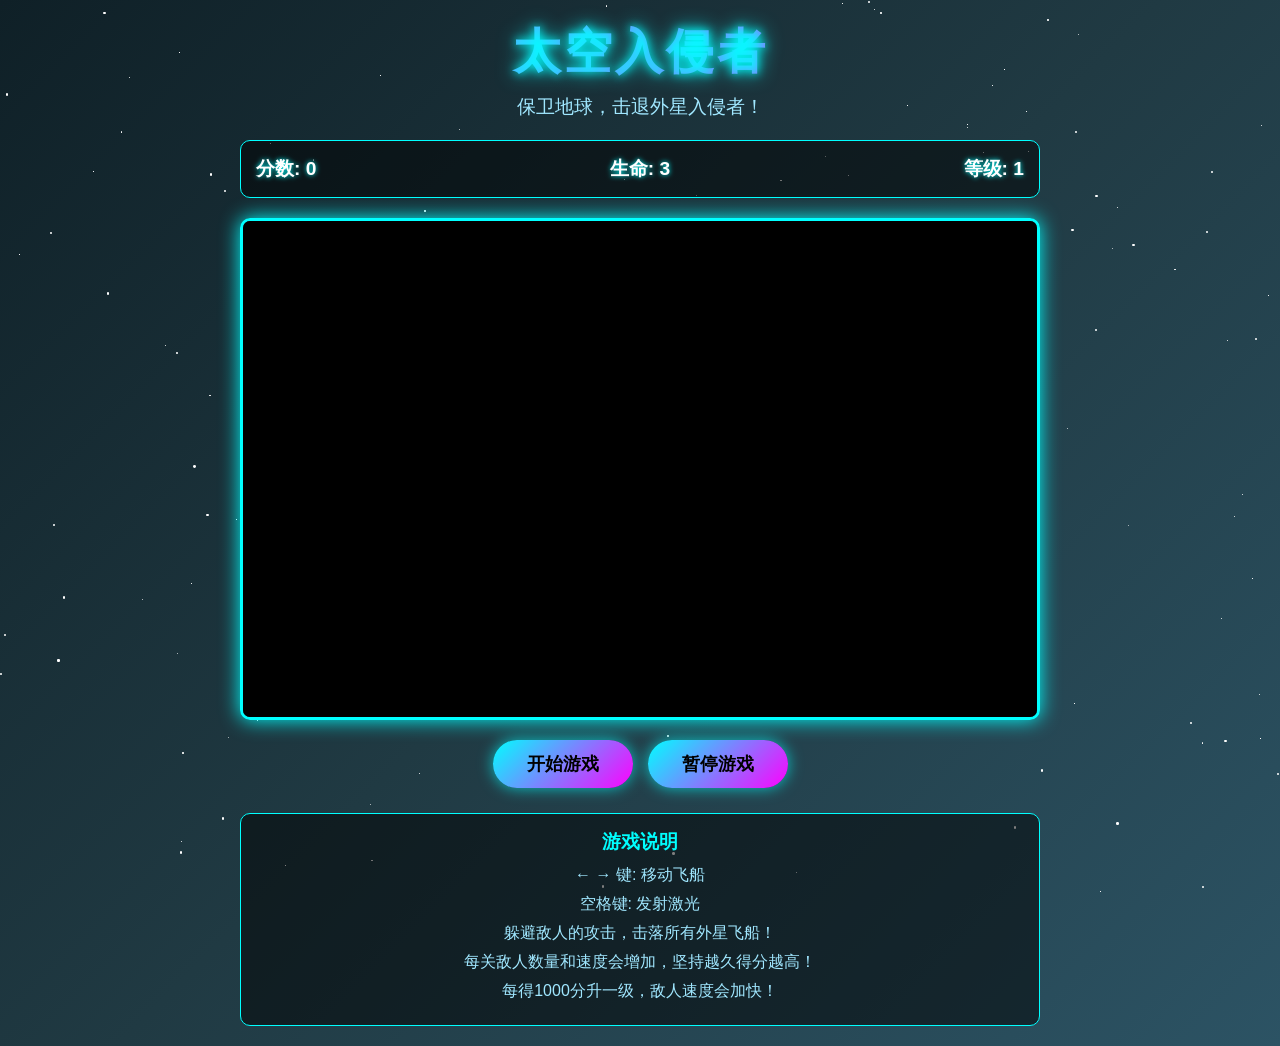
<file: Arduino-UNO-R4/sd/GAME/GAME2.HTM>
<!DOCTYPE html>
<html lang="zh-CN">
<head>
    <meta charset="UTF-8">
    <meta name="viewport" content="width=device-width, initial-scale=1.0">
    <title>太空入侵者</title>
    <style>
        * {
            margin: 0;
            padding: 0;
            box-sizing: border-box;
            font-family: 'Segoe UI', Tahoma, Geneva, Verdana, sans-serif;
        }
        
        body {
            background: linear-gradient(135deg, #0f2027, #203a43, #2c5364);
            min-height: 100vh;
            display: flex;
            flex-direction: column;
            align-items: center;
            color: white;
            overflow-x: hidden;
            padding: 20px;
        }
        
        .container {
            max-width: 800px;
            width: 100%;
            text-align: center;
        }
        
        h1 {
            font-size: 3rem;
            margin-bottom: 10px;
            text-shadow: 0 0 10px #00ffff, 0 0 20px #00ffff;
            letter-spacing: 3px;
            background: linear-gradient(to right, #00ffff, #ff00ff);
            -webkit-background-clip: text;
            -webkit-text-fill-color: transparent;
        }
        
        .subtitle {
            font-size: 1.2rem;
            margin-bottom: 20px;
            color: #a0e7ff;
        }
        
        .game-container {
            position: relative;
            margin: 20px auto;
            border: 3px solid #00ffff;
            border-radius: 10px;
            box-shadow: 0 0 20px #00ffff, inset 0 0 20px rgba(0, 255, 255, 0.1);
            overflow: hidden;
            max-width: 800px;
        }
        
        #gameCanvas {
            background: #000;
            display: block;
            margin: 0 auto;
            width: 100%;
            max-width: 800px;
        }
        
        .game-ui {
            display: flex;
            justify-content: space-between;
            margin: 15px 0;
            padding: 15px;
            background: rgba(0, 0, 0, 0.5);
            border-radius: 10px;
            border: 1px solid #00ffff;
        }
        
        .ui-item {
            font-size: 1.2rem;
            font-weight: bold;
            text-shadow: 0 0 5px #00ffff;
        }
        
        .controls {
            display: flex;
            justify-content: center;
            gap: 15px;
            margin: 20px 0;
            flex-wrap: wrap;
        }
        
        button {
            background: linear-gradient(135deg, #00ffff, #ff00ff);
            border: none;
            padding: 12px 25px;
            font-size: 1.1rem;
            border-radius: 50px;
            cursor: pointer;
            color: #000;
            font-weight: bold;
            box-shadow: 0 0 15px rgba(0, 255, 255, 0.7);
            transition: all 0.3s ease;
            min-width: 140px;
        }
        
        button:hover {
            transform: translateY(-3px);
            box-shadow: 0 0 20px rgba(0, 255, 255, 0.9);
        }
        
        button:active {
            transform: translateY(1px);
        }
        
        button:disabled {
            background: #555;
            color: #888;
            box-shadow: none;
            cursor: not-allowed;
        }
        
        .instructions {
            margin-top: 25px;
            padding: 15px;
            background: rgba(0, 0, 0, 0.5);
            border-radius: 10px;
            border: 1px solid #00ffff;
            max-width: 800px;
        }
        
        .instructions h3 {
            color: #00ffff;
            margin-bottom: 10px;
        }
        
        .instructions p {
            margin: 8px 0;
            color: #a0e7ff;
        }
        
        .game-over {
            position: absolute;
            top: 50%;
            left: 50%;
            transform: translate(-50%, -50%);
            background: rgba(0, 0, 0, 0.9);
            padding: 30px;
            border-radius: 15px;
            border: 2px solid #ff00ff;
            text-align: center;
            box-shadow: 0 0 30px #ff00ff;
            z-index: 10;
            display: none;
            width: 80%;
            max-width: 400px;
        }
        
        .game-over h2 {
            font-size: 2.2rem;
            color: #ff00ff;
            margin-bottom: 15px;
            text-shadow: 0 0 10px #ff00ff;
        }
        
        .game-over p {
            font-size: 1.2rem;
            margin: 10px 0;
        }
        
        .stars {
            position: fixed;
            top: 0;
            left: 0;
            width: 100%;
            height: 100%;
            pointer-events: none;
            z-index: -1;
        }
        
        .star {
            position: absolute;
            background: white;
            border-radius: 50%;
            animation: twinkle 5s infinite;
        }
        
        @keyframes twinkle {
            0%, 100% { opacity: 0.2; }
            50% { opacity: 1; }
        }
        
        @media (max-width: 700px) {
            h1 {
                font-size: 2.2rem;
            }
            
            .game-ui {
                flex-direction: column;
                gap: 10px;
            }
            
            .controls {
                flex-direction: column;
                align-items: center;
            }
            
            button {
                width: 100%;
                max-width: 250px;
            }
            
            .instructions {
                font-size: 0.9rem;
            }
        }
        
        @media (max-width: 500px) {
            h1 {
                font-size: 1.8rem;
            }
            
            .subtitle {
                font-size: 1rem;
            }
            
            .ui-item {
                font-size: 1rem;
            }
            
            .game-over h2 {
                font-size: 1.8rem;
            }
            
            .game-over p {
                font-size: 1rem;
            }
        }
    </style>
</head>
<body>
    <div class="stars" id="stars"></div>
    
    <div class="container">
        <h1>太空入侵者</h1>
        <p class="subtitle">保卫地球，击退外星入侵者！</p>
        
        <div class="game-ui">
            <div class="ui-item">分数: <span id="score">0</span></div>
            <div class="ui-item">生命: <span id="lives">3</span></div>
            <div class="ui-item">等级: <span id="level">1</span></div>
        </div>
        
        <div class="game-container">
            <canvas id="gameCanvas" width="800" height="500"></canvas>
            
            <div class="game-over" id="gameOver">
                <h2>游戏结束</h2>
                <p>你的最终分数: <span id="finalScore">0</span></p>
                <p id="gameMessage">地球需要你，再试一次！</p>
                <button id="restartBtn">重新开始</button>
            </div>
        </div>
        
        <div class="controls">
            <button id="startBtn">开始游戏</button>
            <button id="pauseBtn">暂停游戏</button>
        </div>
        
        <div class="instructions">
            <h3>游戏说明</h3>
            <p>← → 键: 移动飞船</p>
            <p>空格键: 发射激光</p>
            <p>躲避敌人的攻击，击落所有外星飞船！</p>
            <p>每关敌人数量和速度会增加，坚持越久得分越高！</p>
            <p>每得1000分升一级，敌人速度会加快！</p>
        </div>
    </div>

    <script>
        document.addEventListener('DOMContentLoaded', () => {
            // 创建星空背景
            createStars();
            
            const canvas = document.getElementById('gameCanvas');
            const ctx = canvas.getContext('2d');
            const startBtn = document.getElementById('startBtn');
            const pauseBtn = document.getElementById('pauseBtn');
            const restartBtn = document.getElementById('restartBtn');
            const scoreEl = document.getElementById('score');
            const livesEl = document.getElementById('lives');
            const levelEl = document.getElementById('level');
            const gameOverEl = document.getElementById('gameOver');
            const finalScoreEl = document.getElementById('finalScore');
            const gameMessageEl = document.getElementById('gameMessage');
            
            // 游戏状态
            let game = {
                running: false,
                paused: false,
                score: 0,
                lives: 3,
                level: 1,
                enemies: [],
                bullets: [],
                enemyBullets: [],
                particles: [],
                lastEnemySpawn: 0,
                lastEnemyShoot: 0
            };
            
            // 玩家飞船
            const player = {
                x: canvas.width / 2 - 25,
                y: canvas.height - 70,
                width: 50,
                height: 60,
                speed: 8,
                color: '#00ffff',
                lastShot: 0,
                shotDelay: 300
            };
            
            // 键盘状态
            const keys = {};
            
            // 初始化游戏
            function initGame() {
                game = {
                    running: true,
                    paused: false,
                    score: 0,
                    lives: 3,
                    level: 1,
                    enemies: [],
                    bullets: [],
                    enemyBullets: [],
                    particles: [],
                    lastEnemySpawn: 0,
                    lastEnemyShoot: 0
                };
                
                player.x = canvas.width / 2 - 25;
                player.y = canvas.height - 70;
                
                updateUI();
                gameOverEl.style.display = 'none';
                pauseBtn.textContent = '暂停游戏';
                
                // 开始游戏循环
                if (!game.paused) {
                    requestAnimationFrame(gameLoop);
                }
            }
            
            // 创建星空背景
            function createStars() {
                const starsContainer = document.getElementById('stars');
                const starCount = 150;
                
                for (let i = 0; i < starCount; i++) {
                    const star = document.createElement('div');
                    star.className = 'star';
                    
                    const size = Math.random() * 3;
                    star.style.width = `${size}px`;
                    star.style.height = `${size}px`;
                    
                    star.style.left = `${Math.random() * 100}%`;
                    star.style.top = `${Math.random() * 100}%`;
                    
                    star.style.animationDelay = `${Math.random() * 5}s`;
                    
                    starsContainer.appendChild(star);
                }
            }
            
            // 绘制玩家飞船
            function drawPlayer() {
                ctx.fillStyle = player.color;
                
                // 飞船主体
                ctx.beginPath();
                ctx.moveTo(player.x + player.width / 2, player.y);
                ctx.lineTo(player.x + player.width, player.y + player.height);
                ctx.lineTo(player.x, player.y + player.height);
                ctx.closePath();
                ctx.fill();
                
                // 飞船引擎
                ctx.fillStyle = '#ff9900';
                ctx.fillRect(player.x + player.width / 2 - 10, player.y + player.height, 20, 10);
                
                // 飞船细节
                ctx.fillStyle = '#ffffff';
                ctx.fillRect(player.x + player.width / 2 - 5, player.y + 10, 10, 15);
            }
            
            // 生成敌人
            function spawnEnemy() {
                const now = Date.now();
                if (now - game.lastEnemySpawn > 1000 - game.level * 50) {
                    const enemy = {
                        x: Math.random() * (canvas.width - 40),
                        y: -40,
                        width: 40,
                        height: 40,
                        speed: 1 + game.level * 0.2,
                        color: `hsl(${Math.random() * 360}, 100%, 60%)`,
                        health: 1
                    };
                    
                    game.enemies.push(enemy);
                    game.lastEnemySpawn = now;
                }
            }
            
            // 绘制敌人
            function drawEnemies() {
                game.enemies.forEach(enemy => {
                    ctx.fillStyle = enemy.color;
                    
                    // 敌人飞船主体
                    ctx.beginPath();
                    ctx.moveTo(enemy.x + enemy.width / 2, enemy.y + enemy.height);
                    ctx.lineTo(enemy.x + enemy.width, enemy.y);
                    ctx.lineTo(enemy.x, enemy.y);
                    ctx.closePath();
                    ctx.fill();
                    
                    // 敌人飞船细节
                    ctx.fillStyle = '#ff0000';
                    ctx.fillRect(enemy.x + enemy.width / 2 - 5, enemy.y + 10, 10, 10);
                });
            }
            
            // 绘制子弹
            function drawBullets() {
                // 玩家子弹
                ctx.fillStyle = '#00ffff';
                game.bullets.forEach(bullet => {
                    ctx.fillRect(bullet.x, bullet.y, bullet.width, bullet.height);
                });
                
                // 敌人子弹
                ctx.fillStyle = '#ff0000';
                game.enemyBullets.forEach(bullet => {
                    ctx.fillRect(bullet.x, bullet.y, bullet.width, bullet.height);
                });
            }
            
            // 绘制粒子效果
            function drawParticles() {
                game.particles.forEach(particle => {
                    ctx.fillStyle = particle.color;
                    ctx.globalAlpha = particle.alpha;
                    ctx.fillRect(particle.x, particle.y, particle.size, particle.size);
                });
                ctx.globalAlpha = 1;
            }
            
            // 玩家射击
            function playerShoot() {
                const now = Date.now();
                if (now - player.lastShot > player.shotDelay) {
                    const bullet = {
                        x: player.x + player.width / 2 - 2,
                        y: player.y,
                        width: 4,
                        height: 15,
                        speed: 10,
                        color: '#00ffff'
                    };
                    
                    game.bullets.push(bullet);
                    player.lastShot = now;
                    
                    // 射击音效
                    playLaserSound();
                }
            }
            
            // 敌人射击
            function enemyShoot() {
                const now = Date.now();
                if (now - game.lastEnemyShoot > 2000 - game.level * 100 && game.enemies.length > 0) {
                    const shooter = game.enemies[Math.floor(Math.random() * game.enemies.length)];
                    
                    const bullet = {
                        x: shooter.x + shooter.width / 2 - 2,
                        y: shooter.y + shooter.height,
                        width: 4,
                        height: 15,
                        speed: 5,
                        color: '#ff0000'
                    };
                    
                    game.enemyBullets.push(bullet);
                    game.lastEnemyShoot = now;
                }
            }
            
            // 创建爆炸粒子
            function createExplosion(x, y, color) {
                for (let i = 0; i < 15; i++) {
                    const particle = {
                        x: x,
                        y: y,
                        size: Math.random() * 5 + 2,
                        speedX: (Math.random() - 0.5) * 5,
                        speedY: (Math.random() - 0.5) * 5,
                        color: color,
                        alpha: 1,
                        decay: 0.02
                    };
                    
                    game.particles.push(particle);
                }
            }
            
            // 更新游戏对象位置
            function updatePositions() {
                // 更新玩家子弹
                game.bullets = game.bullets.filter(bullet => {
                    bullet.y -= bullet.speed;
                    return bullet.y > 0;
                });
                
                // 更新敌人子弹
                game.enemyBullets = game.enemyBullets.filter(bullet => {
                    bullet.y += bullet.speed;
                    return bullet.y < canvas.height;
                });
                
                // 更新敌人
                game.enemies = game.enemies.filter(enemy => {
                    enemy.y += enemy.speed;
                    
                    // 敌人超出屏幕
                    if (enemy.y > canvas.height) {
                        game.lives--;
                        updateUI();
                        return false;
                    }
                    
                    return true;
                });
                
                // 更新粒子
                game.particles = game.particles.filter(particle => {
                    particle.x += particle.speedX;
                    particle.y += particle.speedY;
                    particle.alpha -= particle.decay;
                    return particle.alpha > 0;
                });
            }
            
            // 检测碰撞
            function checkCollisions() {
                // 玩家子弹与敌人碰撞
                game.bullets.forEach((bullet, bulletIndex) => {
                    game.enemies.forEach((enemy, enemyIndex) => {
                        if (
                            bullet.x < enemy.x + enemy.width &&
                            bullet.x + bullet.width > enemy.x &&
                            bullet.y < enemy.y + enemy.height &&
                            bullet.y + bullet.height > enemy.y
                        ) {
                            // 击中敌人
                            game.bullets.splice(bulletIndex, 1);
                            game.enemies.splice(enemyIndex, 1);
                            game.score += 100;
                            createExplosion(enemy.x + enemy.width / 2, enemy.y + enemy.height / 2, enemy.color);
                            updateUI();
                            
                            // 爆炸音效
                            playExplosionSound();
                        }
                    });
                });
                
                // 敌人子弹与玩家碰撞
                game.enemyBullets.forEach((bullet, bulletIndex) => {
                    if (
                        bullet.x < player.x + player.width &&
                        bullet.x + bullet.width > player.x &&
                        bullet.y < player.y + player.height &&
                        bullet.y + bullet.height > player.y
                    ) {
                        // 玩家被击中
                        game.enemyBullets.splice(bulletIndex, 1);
                        game.lives--;
                        createExplosion(player.x + player.width / 2, player.y + player.height / 2, player.color);
                        updateUI();
                        
                        if (game.lives <= 0) {
                            endGame(false);
                        }
                    }
                });
                
                // 敌人与玩家碰撞
                game.enemies.forEach((enemy, enemyIndex) => {
                    if (
                        enemy.x < player.x + player.width &&
                        enemy.x + enemy.width > player.x &&
                        enemy.y < player.y + player.height &&
                        enemy.y + enemy.height > player.y
                    ) {
                        // 玩家与敌人相撞
                        game.enemies.splice(enemyIndex, 1);
                        game.lives--;
                        createExplosion(player.x + player.width / 2, player.y + player.height / 2, player.color);
                        updateUI();
                        
                        if (game.lives <= 0) {
                            endGame(false);
                        }
                    }
                });
            }
            
            // 更新等级
            function updateLevel() {
                if (game.score >= game.level * 1000) {
                    game.level++;
                    levelEl.textContent = game.level;
                    
                    // 升级音效
                    playLevelUpSound();
                }
            }
            
            // 游戏结束
            function endGame(win) {
                game.running = false;
                finalScoreEl.textContent = game.score;
                
                if (win) {
                    gameMessageEl.textContent = "恭喜！你成功保卫了地球！";
                } else {
                    gameMessageEl.textContent = "地球需要你，再试一次！";
                }
                
                gameOverEl.style.display = 'block';
            }
            
            // 更新UI
            function updateUI() {
                scoreEl.textContent = game.score;
                livesEl.textContent = game.lives;
                levelEl.textContent = game.level;
            }
            
            // 游戏主循环
            function gameLoop() {
                if (!game.running || game.paused) return;
                
                // 清空画布
                ctx.fillStyle = 'rgba(0, 0, 0, 0.2)';
                ctx.fillRect(0, 0, canvas.width, canvas.height);
                
                // 生成敌人
                spawnEnemy();
                
                // 敌人射击
                enemyShoot();
                
                // 更新位置
                updatePositions();
                
                // 检测碰撞
                checkCollisions();
                
                // 更新等级
                updateLevel();
                
                // 绘制游戏对象
                drawEnemies();
                drawBullets();
                drawParticles();
                drawPlayer();
                
                // 处理玩家移动
                if (keys['ArrowLeft'] && player.x > 0) {
                    player.x -= player.speed;
                }
                if (keys['ArrowRight'] && player.x < canvas.width - player.width) {
                    player.x += player.speed;
                }
                if (keys[' ']) {
                    playerShoot();
                }
                
                // 继续游戏循环
                requestAnimationFrame(gameLoop);
            }
            
            // 音效函数
            function playLaserSound() {
                // 在实际应用中，这里会播放音效文件
                // 为了简化，我们只创建音频上下文并生成音效
                try {
                    const audioContext = new (window.AudioContext || window.webkitAudioContext)();
                    const oscillator = audioContext.createOscillator();
                    const gainNode = audioContext.createGain();
                    
                    oscillator.connect(gainNode);
                    gainNode.connect(audioContext.destination);
                    
                    oscillator.frequency.value = 800;
                    oscillator.type = 'square';
                    
                    gainNode.gain.setValueAtTime(0.1, audioContext.currentTime);
                    gainNode.gain.exponentialRampToValueAtTime(0.01, audioContext.currentTime + 0.1);
                    
                    oscillator.start(audioContext.currentTime);
                    oscillator.stop(audioContext.currentTime + 0.1);
                } catch (e) {
                    // 音频上下文不支持时的降级处理
                    console.log("音效播放失败");
                }
            }
            
            function playExplosionSound() {
                // 类似上面的实现，但使用不同的音调
                try {
                    const audioContext = new (window.AudioContext || window.webkitAudioContext)();
                    const oscillator = audioContext.createOscillator();
                    const gainNode = audioContext.createGain();
                    
                    oscillator.connect(gainNode);
                    gainNode.connect(audioContext.destination);
                    
                    oscillator.frequency.value = 100;
                    oscillator.type = 'sawtooth';
                    
                    gainNode.gain.setValueAtTime(0.3, audioContext.currentTime);
                    gainNode.gain.exponentialRampToValueAtTime(0.01, audioContext.currentTime + 0.5);
                    
                    oscillator.start(audioContext.currentTime);
                    oscillator.stop(audioContext.currentTime + 0.5);
                } catch (e) {
                    console.log("音效播放失败");
                }
            }
            
            function playLevelUpSound() {
                // 类似上面的实现
                try {
                    const audioContext = new (window.AudioContext || window.webkitAudioContext)();
                    const oscillator = audioContext.createOscillator();
                    const gainNode = audioContext.createGain();
                    
                    oscillator.connect(gainNode);
                    gainNode.connect(audioContext.destination);
                    
                    oscillator.frequency.setValueAtTime(300, audioContext.currentTime);
                    oscillator.frequency.exponentialRampToValueAtTime(600, audioContext.currentTime + 0.2);
                    oscillator.type = 'sine';
                    
                    gainNode.gain.setValueAtTime(0.2, audioContext.currentTime);
                    gainNode.gain.exponentialRampToValueAtTime(0.01, audioContext.currentTime + 0.3);
                    
                    oscillator.start(audioContext.currentTime);
                    oscillator.stop(audioContext.currentTime + 0.3);
                } catch (e) {
                    console.log("音效播放失败");
                }
            }
            
            // 事件监听
            window.addEventListener('keydown', (e) => {
                keys[e.key] = true;
                
                // 防止空格键滚动页面
                if (e.key === ' ') {
                    e.preventDefault();
                }
            });
            
            window.addEventListener('keyup', (e) => {
                keys[e.key] = false;
            });
            
            startBtn.addEventListener('click', () => {
                if (!game.running) {
                    initGame();
                    startBtn.disabled = true;
                    setTimeout(() => {
                        startBtn.disabled = false;
                    }, 1000);
                }
            });
            
            pauseBtn.addEventListener('click', () => {
                if (game.running) {
                    game.paused = !game.paused;
                    pauseBtn.textContent = game.paused ? '继续游戏' : '暂停游戏';
                    
                    if (!game.paused) {
                        requestAnimationFrame(gameLoop);
                    }
                }
            });
            
            restartBtn.addEventListener('click', () => {
                initGame();
            });
            
            // 初始UI更新
            updateUI();
        });
    </script>
</body>
</html>
</file>
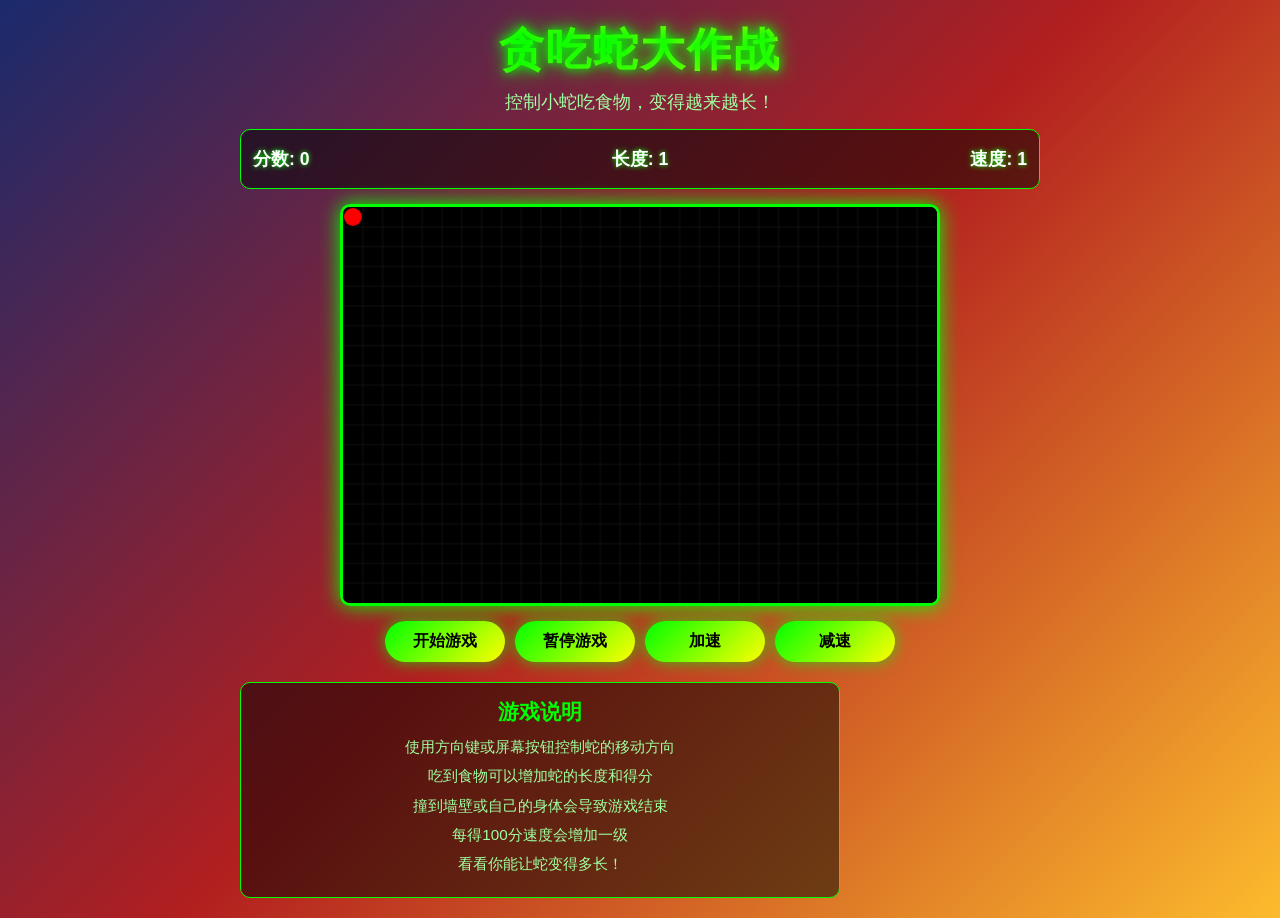
<file: Arduino-UNO-R4/sd/GAME/GAME3.HTM>
<!DOCTYPE html>
<html lang="zh-CN">
<head>
    <meta charset="UTF-8">
    <meta name="viewport" content="width=device-width, initial-scale=1.0">
    <title>贪吃蛇大作战</title>
    <style>
        * {
            margin: 0;
            padding: 0;
            box-sizing: border-box;
            font-family: 'Segoe UI', Tahoma, Geneva, Verdana, sans-serif;
        }
        
        body {
            background: linear-gradient(135deg, #1a2a6c, #b21f1f, #fdbb2d);
            min-height: 100vh;
            display: flex;
            flex-direction: column;
            align-items: center;
            color: white;
            overflow-x: hidden;
            padding: 20px;
        }
        
        .container {
            max-width: 800px;
            width: 100%;
            text-align: center;
        }
        
        h1 {
            font-size: 2.8rem;
            margin-bottom: 10px;
            text-shadow: 0 0 10px #00ff00, 0 0 20px #00ff00;
            letter-spacing: 2px;
            background: linear-gradient(to right, #00ff00, #ffff00);
            -webkit-background-clip: text;
            -webkit-text-fill-color: transparent;
        }
        
        .subtitle {
            font-size: 1.1rem;
            margin-bottom: 15px;
            color: #a0ffa0;
        }
        
        .game-container {
            position: relative;
            margin: 15px auto;
            border: 3px solid #00ff00;
            border-radius: 10px;
            box-shadow: 0 0 20px #00ff00, inset 0 0 20px rgba(0, 255, 0, 0.1);
            overflow: hidden;
            max-width: 600px;
        }
        
        #gameCanvas {
            background: #000;
            display: block;
            margin: 0 auto;
            width: 100%;
            max-width: 600px;
        }
        
        .game-ui {
            display: flex;
            justify-content: space-between;
            margin: 10px 0;
            padding: 12px;
            background: rgba(0, 0, 0, 0.5);
            border-radius: 10px;
            border: 1px solid #00ff00;
            flex-wrap: wrap;
        }
        
        .ui-item {
            font-size: 1.1rem;
            font-weight: bold;
            text-shadow: 0 0 5px #00ff00;
            margin: 5px 0;
        }
        
        .controls {
            display: flex;
            justify-content: center;
            gap: 10px;
            margin: 15px 0;
            flex-wrap: wrap;
        }
        
        button {
            background: linear-gradient(135deg, #00ff00, #ffff00);
            border: none;
            padding: 10px 20px;
            font-size: 1rem;
            border-radius: 50px;
            cursor: pointer;
            color: #000;
            font-weight: bold;
            box-shadow: 0 0 15px rgba(0, 255, 0, 0.7);
            transition: all 0.3s ease;
            min-width: 120px;
        }
        
        button:hover {
            transform: translateY(-3px);
            box-shadow: 0 0 20px rgba(0, 255, 0, 0.9);
        }
        
        button:active {
            transform: translateY(1px);
        }
        
        button:disabled {
            background: #555;
            color: #888;
            box-shadow: none;
            cursor: not-allowed;
        }
        
        .instructions {
            margin-top: 20px;
            padding: 15px;
            background: rgba(0, 0, 0, 0.5);
            border-radius: 10px;
            border: 1px solid #00ff00;
            max-width: 600px;
        }
        
        .instructions h3 {
            color: #00ff00;
            margin-bottom: 10px;
            font-size: 1.3rem;
        }
        
        .instructions p {
            margin: 8px 0;
            color: #a0ffa0;
            font-size: 0.95rem;
            line-height: 1.4;
        }
        
        .game-over {
            position: absolute;
            top: 50%;
            left: 50%;
            transform: translate(-50%, -50%);
            background: rgba(0, 0, 0, 0.9);
            padding: 25px;
            border-radius: 15px;
            border: 2px solid #ff0000;
            text-align: center;
            box-shadow: 0 0 30px #ff0000;
            z-index: 10;
            display: none;
            width: 85%;
            max-width: 350px;
        }
        
        .game-over h2 {
            font-size: 1.8rem;
            color: #ff0000;
            margin-bottom: 12px;
            text-shadow: 0 0 10px #ff0000;
        }
        
        .game-over p {
            font-size: 1.1rem;
            margin: 8px 0;
        }
        
        .mobile-controls {
            display: none;
            margin-top: 15px;
            grid-template-columns: repeat(3, 1fr);
            grid-template-rows: repeat(3, 1fr);
            gap: 8px;
            max-width: 180px;
        }
        
        .mobile-controls button {
            width: 55px;
            height: 55px;
            border-radius: 50%;
            display: flex;
            align-items: center;
            justify-content: center;
            font-size: 1.3rem;
            padding: 0;
            min-width: auto;
        }
        
        .mobile-controls .up {
            grid-column: 2;
            grid-row: 1;
        }
        
        .mobile-controls .left {
            grid-column: 1;
            grid-row: 2;
        }
        
        .mobile-controls .right {
            grid-column: 3;
            grid-row: 2;
        }
        
        .mobile-controls .down {
            grid-column: 2;
            grid-row: 3;
        }
        
        @media (max-width: 700px) {
            h1 {
                font-size: 2.2rem;
            }
            
            .game-ui {
                flex-direction: column;
                gap: 8px;
            }
            
            .controls {
                flex-direction: column;
                align-items: center;
                gap: 8px;
            }
            
            button {
                width: 100%;
                max-width: 220px;
                padding: 8px 15px;
            }
            
            .mobile-controls {
                display: grid;
            }
            
            .instructions {
                margin-top: 15px;
                padding: 12px;
            }
        }
        
        @media (max-width: 500px) {
            h1 {
                font-size: 1.8rem;
            }
            
            .subtitle {
                font-size: 0.95rem;
            }
            
            .ui-item {
                font-size: 1rem;
            }
            
            .game-over h2 {
                font-size: 1.5rem;
            }
            
            .game-over p {
                font-size: 1rem;
            }
            
            .instructions h3 {
                font-size: 1.2rem;
            }
            
            .instructions p {
                font-size: 0.9rem;
            }
        }
        
        @media (max-width: 400px) {
            body {
                padding: 15px;
            }
            
            h1 {
                font-size: 1.6rem;
            }
            
            .game-container {
                margin: 10px auto;
            }
            
            .controls {
                margin: 10px 0;
            }
            
            button {
                font-size: 0.9rem;
                padding: 7px 12px;
            }
        }
    </style>
</head>
<body>
    <div class="container">
        <h1>贪吃蛇大作战</h1>
        <p class="subtitle">控制小蛇吃食物，变得越来越长！</p>
        
        <div class="game-ui">
            <div class="ui-item">分数: <span id="score">0</span></div>
            <div class="ui-item">长度: <span id="length">1</span></div>
            <div class="ui-item">速度: <span id="speed">1</span></div>
        </div>
        
        <div class="game-container">
            <canvas id="gameCanvas" width="600" height="400"></canvas>
            
            <div class="game-over" id="gameOver">
                <h2>游戏结束</h2>
                <p>你的最终分数: <span id="finalScore">0</span></p>
                <p>蛇的长度: <span id="finalLength">0</span></p>
                <p id="gameMessage">再试一次，创造新纪录！</p>
                <button id="restartBtn">重新开始</button>
            </div>
        </div>
        
        <div class="mobile-controls">
            <button class="up">↑</button>
            <button class="left">←</button>
            <button class="right">→</button>
            <button class="down">↓</button>
        </div>
        
        <div class="controls">
            <button id="startBtn">开始游戏</button>
            <button id="pauseBtn">暂停游戏</button>
            <button id="speedUpBtn">加速</button>
            <button id="speedDownBtn">减速</button>
        </div>
        
        <div class="instructions">
            <h3>游戏说明</h3>
            <p>使用方向键或屏幕按钮控制蛇的移动方向</p>
            <p>吃到食物可以增加蛇的长度和得分</p>
            <p>撞到墙壁或自己的身体会导致游戏结束</p>
            <p>每得100分速度会增加一级</p>
            <p>看看你能让蛇变得多长！</p>
        </div>
    </div>

    <script>
        document.addEventListener('DOMContentLoaded', () => {
            const canvas = document.getElementById('gameCanvas');
            const ctx = canvas.getContext('2d');
            const startBtn = document.getElementById('startBtn');
            const pauseBtn = document.getElementById('pauseBtn');
            const restartBtn = document.getElementById('restartBtn');
            const speedUpBtn = document.getElementById('speedUpBtn');
            const speedDownBtn = document.getElementById('speedDownBtn');
            const scoreEl = document.getElementById('score');
            const lengthEl = document.getElementById('length');
            const speedEl = document.getElementById('speed');
            const gameOverEl = document.getElementById('gameOver');
            const finalScoreEl = document.getElementById('finalScore');
            const finalLengthEl = document.getElementById('finalLength');
            const gameMessageEl = document.getElementById('gameMessage');
            
            // 移动控制按钮
            const upBtn = document.querySelector('.mobile-controls .up');
            const leftBtn = document.querySelector('.mobile-controls .left');
            const rightBtn = document.querySelector('.mobile-controls .right');
            const downBtn = document.querySelector('.mobile-controls .down');
            
            // 游戏配置
            const gridSize = 20;
            const gridWidth = canvas.width / gridSize;
            const gridHeight = canvas.height / gridSize;
            
            // 游戏状态
            let game = {
                running: false,
                paused: false,
                score: 0,
                speed: 1,
                baseSpeed: 8,
                gameLoop: null
            };
            
            // 蛇的状态
            let snake = {
                body: [],
                direction: 'right',
                nextDirection: 'right',
                color: '#00ff00',
                headColor: '#ffff00'
            };
            
            // 食物状态
            let food = {
                x: 0,
                y: 0,
                color: '#ff0000'
            };
            
            // 初始化游戏
            function initGame() {
                // 初始化蛇
                snake.body = [
                    {x: Math.floor(gridWidth / 2), y: Math.floor(gridHeight / 2)}
                ];
                snake.direction = 'right';
                snake.nextDirection = 'right';
                
                // 生成第一个食物
                generateFood();
                
                // 重置游戏状态
                game.running = true;
                game.paused = false;
                game.score = 0;
                game.speed = 1;
                
                updateUI();
                gameOverEl.style.display = 'none';
                pauseBtn.textContent = '暂停游戏';
                
                // 开始游戏循环
                if (game.gameLoop) clearInterval(game.gameLoop);
                game.gameLoop = setInterval(updateGame, 1000 / (game.baseSpeed * game.speed));
                
                // 初始绘制
                drawGame();
            }
            
            // 生成食物
            function generateFood() {
                let newFoodPosition;
                let foodOnSnake;
                
                do {
                    foodOnSnake = false;
                    newFoodPosition = {
                        x: Math.floor(Math.random() * gridWidth),
                        y: Math.floor(Math.random() * gridHeight)
                    };
                    
                    // 检查食物是否生成在蛇身上
                    for (let segment of snake.body) {
                        if (segment.x === newFoodPosition.x && segment.y === newFoodPosition.y) {
                            foodOnSnake = true;
                            break;
                        }
                    }
                } while (foodOnSnake);
                
                food.x = newFoodPosition.x;
                food.y = newFoodPosition.y;
            }
            
            // 更新游戏状态
            function updateGame() {
                if (!game.running || game.paused) return;
                
                // 更新蛇的方向
                snake.direction = snake.nextDirection;
                
                // 计算新的头部位置
                const head = {...snake.body[0]};
                
                switch (snake.direction) {
                    case 'up':
                        head.y -= 1;
                        break;
                    case 'down':
                        head.y += 1;
                        break;
                    case 'left':
                        head.x -= 1;
                        break;
                    case 'right':
                        head.x += 1;
                        break;
                }
                
                // 检查游戏结束条件
                if (checkCollision(head)) {
                    endGame();
                    return;
                }
                
                // 添加新的头部
                snake.body.unshift(head);
                
                // 检查是否吃到食物
                if (head.x === food.x && head.y === food.y) {
                    // 吃到食物，增加分数
                    game.score += 10;
                    
                    // 每100分增加速度
                    if (game.score % 100 === 0) {
                        game.speed = Math.min(game.speed + 0.5, 5);
                        clearInterval(game.gameLoop);
                        game.gameLoop = setInterval(updateGame, 1000 / (game.baseSpeed * game.speed));
                    }
                    
                    // 生成新食物
                    generateFood();
                } else {
                    // 没吃到食物，移除尾部
                    snake.body.pop();
                }
                
                // 绘制游戏
                drawGame();
                updateUI();
            }
            
            // 检查碰撞
            function checkCollision(head) {
                // 检查墙壁碰撞
                if (head.x < 0 || head.x >= gridWidth || head.y < 0 || head.y >= gridHeight) {
                    return true;
                }
                
                // 检查自身碰撞
                for (let i = 1; i < snake.body.length; i++) {
                    if (head.x === snake.body[i].x && head.y === snake.body[i].y) {
                        return true;
                    }
                }
                
                return false;
            }
            
            // 绘制游戏
            function drawGame() {
                // 清空画布
                ctx.fillStyle = '#000';
                ctx.fillRect(0, 0, canvas.width, canvas.height);
                
                // 绘制网格
                ctx.strokeStyle = '#222';
                ctx.lineWidth = 0.5;
                for (let x = 0; x < canvas.width; x += gridSize) {
                    ctx.beginPath();
                    ctx.moveTo(x, 0);
                    ctx.lineTo(x, canvas.height);
                    ctx.stroke();
                }
                for (let y = 0; y < canvas.height; y += gridSize) {
                    ctx.beginPath();
                    ctx.moveTo(0, y);
                    ctx.lineTo(canvas.width, y);
                    ctx.stroke();
                }
                
                // 绘制食物
                ctx.fillStyle = food.color;
                ctx.beginPath();
                ctx.arc(
                    food.x * gridSize + gridSize / 2,
                    food.y * gridSize + gridSize / 2,
                    gridSize / 2 - 1,
                    0,
                    Math.PI * 2
                );
                ctx.fill();
                
                // 绘制蛇
                snake.body.forEach((segment, index) => {
                    if (index === 0) {
                        // 蛇头
                        ctx.fillStyle = snake.headColor;
                    } else {
                        // 蛇身
                        ctx.fillStyle = snake.color;
                    }
                    
                    ctx.fillRect(
                        segment.x * gridSize + 1,
                        segment.y * gridSize + 1,
                        gridSize - 2,
                        gridSize - 2
                    );
                    
                    // 绘制蛇身圆角
                    ctx.fillStyle = index === 0 ? snake.headColor : snake.color;
                    ctx.beginPath();
                    ctx.arc(
                        segment.x * gridSize + gridSize / 2,
                        segment.y * gridSize + gridSize / 2,
                        gridSize / 2 - 1,
                        0,
                        Math.PI * 2
                    );
                    ctx.fill();
                });
            }
            
            // 更新UI
            function updateUI() {
                scoreEl.textContent = game.score;
                lengthEl.textContent = snake.body.length;
                speedEl.textContent = game.speed.toFixed(1);
            }
            
            // 游戏结束
            function endGame() {
                game.running = false;
                clearInterval(game.gameLoop);
                
                finalScoreEl.textContent = game.score;
                finalLengthEl.textContent = snake.body.length;
                
                // 根据分数给出不同消息
                if (game.score >= 200) {
                    gameMessageEl.textContent = "太厉害了！你是贪吃蛇大师！";
                } else if (game.score >= 100) {
                    gameMessageEl.textContent = "很棒！继续努力！";
                } else {
                    gameMessageEl.textContent = "再试一次，创造新纪录！";
                }
                
                gameOverEl.style.display = 'block';
            }
            
            // 改变方向
            function changeDirection(newDirection) {
                // 防止直接反向移动
                if (
                    (newDirection === 'up' && snake.direction !== 'down') ||
                    (newDirection === 'down' && snake.direction !== 'up') ||
                    (newDirection === 'left' && snake.direction !== 'right') ||
                    (newDirection === 'right' && snake.direction !== 'left')
                ) {
                    snake.nextDirection = newDirection;
                }
            }
            
            // 改变速度
            function changeSpeed(change) {
                if (!game.running) return;
                
                game.speed = Math.max(0.5, Math.min(game.speed + change, 5));
                speedEl.textContent = game.speed.toFixed(1);
                
                clearInterval(game.gameLoop);
                game.gameLoop = setInterval(updateGame, 1000 / (game.baseSpeed * game.speed));
            }
            
            // 事件监听
            window.addEventListener('keydown', (e) => {
                if (!game.running) return;
                
                switch (e.key) {
                    case 'ArrowUp':
                        e.preventDefault();
                        changeDirection('up');
                        break;
                    case 'ArrowDown':
                        e.preventDefault();
                        changeDirection('down');
                        break;
                    case 'ArrowLeft':
                        e.preventDefault();
                        changeDirection('left');
                        break;
                    case 'ArrowRight':
                        e.preventDefault();
                        changeDirection('right');
                        break;
                }
            });
            
            // 移动控制按钮事件
            upBtn.addEventListener('click', () => changeDirection('up'));
            downBtn.addEventListener('click', () => changeDirection('down'));
            leftBtn.addEventListener('click', () => changeDirection('left'));
            rightBtn.addEventListener('click', () => changeDirection('right'));
            
            // 控制按钮事件
            startBtn.addEventListener('click', () => {
                if (!game.running) {
                    initGame();
                    startBtn.disabled = true;
                    setTimeout(() => {
                        startBtn.disabled = false;
                    }, 1000);
                }
            });
            
            pauseBtn.addEventListener('click', () => {
                if (game.running) {
                    game.paused = !game.paused;
                    pauseBtn.textContent = game.paused ? '继续游戏' : '暂停游戏';
                }
            });
            
            restartBtn.addEventListener('click', () => {
                initGame();
            });
            
            speedUpBtn.addEventListener('click', () => changeSpeed(0.5));
            speedDownBtn.addEventListener('click', () => changeSpeed(-0.5));
            
            // 初始绘制
            drawGame();
        });
    </script>
</body>
</html>
</file>
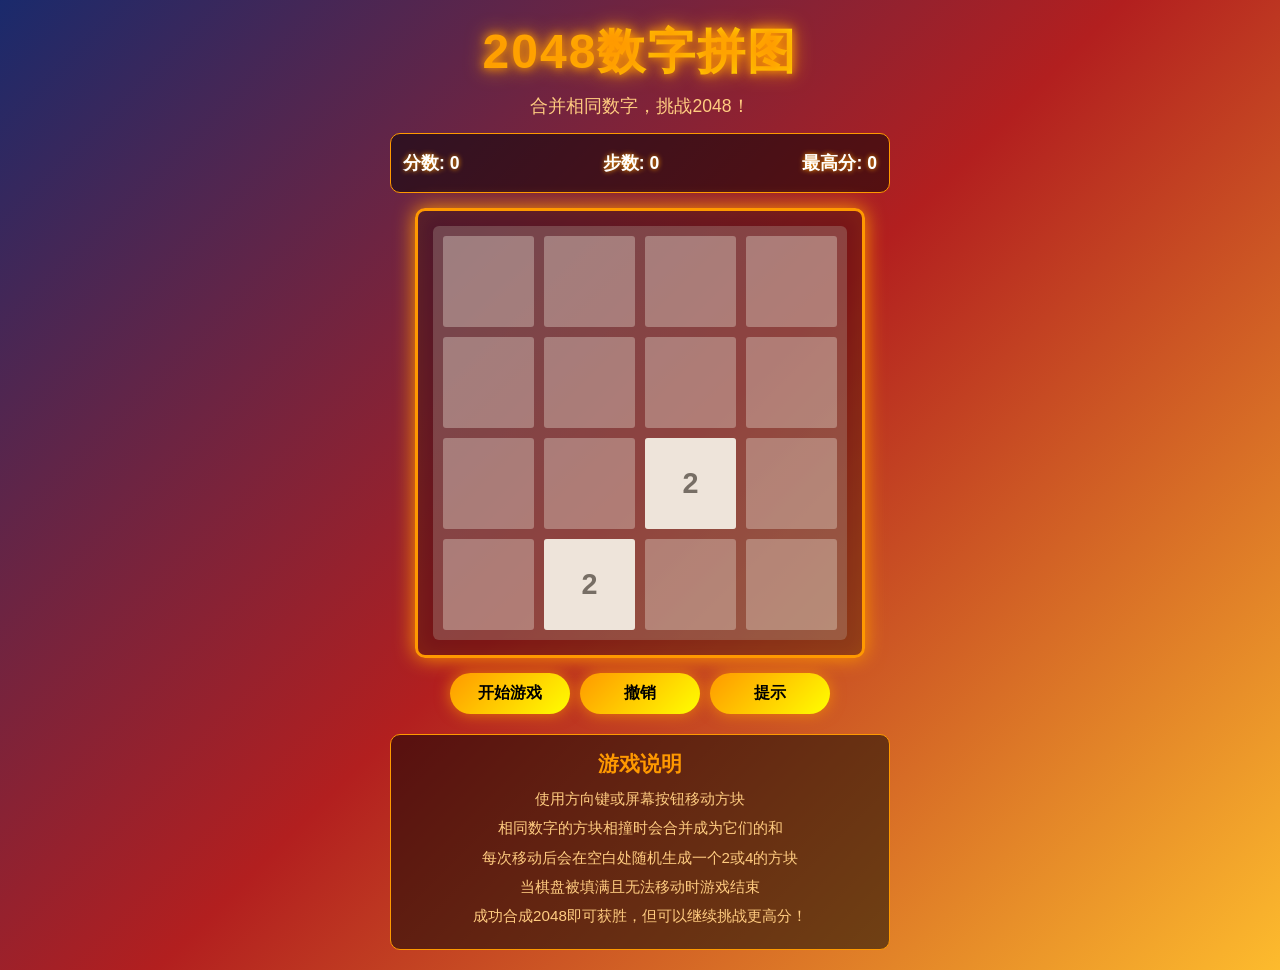
<file: Arduino-UNO-R4/sd/GAME/GAME4.HTM>
<!DOCTYPE html>
<html lang="zh-CN">
<head>
    <meta charset="UTF-8">
    <meta name="viewport" content="width=device-width, initial-scale=1.0">
    <title>2048数字拼图</title>
    <style>
        * {
            margin: 0;
            padding: 0;
            box-sizing: border-box;
            font-family: 'Segoe UI', Tahoma, Geneva, Verdana, sans-serif;
        }
        
        body {
            background: linear-gradient(135deg, #1a2a6c, #b21f1f, #fdbb2d);
            min-height: 100vh;
            display: flex;
            flex-direction: column;
            align-items: center;
            color: white;
            overflow-x: hidden;
            padding: 20px;
        }
        
        .container {
            max-width: 500px;
            width: 100%;
            text-align: center;
        }
        
        h1 {
            font-size: 3rem;
            margin-bottom: 10px;
            text-shadow: 0 0 10px #ff9900, 0 0 20px #ff9900;
            letter-spacing: 2px;
            background: linear-gradient(to right, #ff9900, #ffff00);
            -webkit-background-clip: text;
            -webkit-text-fill-color: transparent;
        }
        
        .subtitle {
            font-size: 1.1rem;
            margin-bottom: 15px;
            color: #ffcc80;
        }
        
        .game-info {
            display: flex;
            justify-content: space-between;
            margin: 15px 0;
            padding: 12px;
            background: rgba(0, 0, 0, 0.5);
            border-radius: 10px;
            border: 1px solid #ff9900;
            flex-wrap: wrap;
        }
        
        .info-item {
            font-size: 1.1rem;
            font-weight: bold;
            text-shadow: 0 0 5px #ff9900;
            margin: 5px 0;
        }
        
        .game-container {
            position: relative;
            margin: 15px auto;
            border: 3px solid #ff9900;
            border-radius: 10px;
            box-shadow: 0 0 20px #ff9900, inset 0 0 20px rgba(255, 153, 0, 0.1);
            overflow: hidden;
            max-width: 450px;
            background: rgba(0, 0, 0, 0.3);
            padding: 15px;
        }
        
        .grid-container {
            display: grid;
            grid-template-columns: repeat(4, 1fr);
            grid-template-rows: repeat(4, 1fr);
            gap: 10px;
            width: 100%;
            aspect-ratio: 1/1;
            background: rgba(187, 173, 160, 0.3);
            border-radius: 6px;
            padding: 10px;
            position: relative;
        }
        
        .grid-cell {
            background: rgba(238, 228, 218, 0.35);
            border-radius: 3px;
            display: flex;
            align-items: center;
            justify-content: center;
            font-size: 1.8rem;
            font-weight: bold;
            color: #776e65;
        }
        
        .tile {
            position: absolute;
            display: flex;
            align-items: center;
            justify-content: center;
            font-size: 1.8rem;
            font-weight: bold;
            border-radius: 3px;
            transition: all 0.15s ease;
            z-index: 10;
        }
        
        .tile-2 { background: #eee4da; color: #776e65; }
        .tile-4 { background: #ede0c8; color: #776e65; }
        .tile-8 { background: #f2b179; color: white; }
        .tile-16 { background: #f59563; color: white; }
        .tile-32 { background: #f67c5f; color: white; }
        .tile-64 { background: #f65e3b; color: white; }
        .tile-128 { background: #edcf72; color: white; font-size: 1.5rem; }
        .tile-256 { background: #edcc61; color: white; font-size: 1.5rem; }
        .tile-512 { background: #edc850; color: white; font-size: 1.5rem; }
        .tile-1024 { background: #edc53f; color: white; font-size: 1.2rem; }
        .tile-2048 { background: #edc22e; color: white; font-size: 1.2rem; }
        
        .controls {
            display: flex;
            justify-content: center;
            gap: 10px;
            margin: 15px 0;
            flex-wrap: wrap;
        }
        
        button {
            background: linear-gradient(135deg, #ff9900, #ffff00);
            border: none;
            padding: 10px 20px;
            font-size: 1rem;
            border-radius: 50px;
            cursor: pointer;
            color: #000;
            font-weight: bold;
            box-shadow: 0 0 15px rgba(255, 153, 0, 0.7);
            transition: all 0.3s ease;
            min-width: 120px;
        }
        
        button:hover {
            transform: translateY(-3px);
            box-shadow: 0 0 20px rgba(255, 153, 0, 0.9);
        }
        
        button:active {
            transform: translateY(1px);
        }
        
        button:disabled {
            background: #555;
            color: #888;
            box-shadow: none;
            cursor: not-allowed;
        }
        
        .instructions {
            margin-top: 20px;
            padding: 15px;
            background: rgba(0, 0, 0, 0.5);
            border-radius: 10px;
            border: 1px solid #ff9900;
            max-width: 500px;
        }
        
        .instructions h3 {
            color: #ff9900;
            margin-bottom: 10px;
            font-size: 1.3rem;
        }
        
        .instructions p {
            margin: 8px 0;
            color: #ffcc80;
            font-size: 0.95rem;
            line-height: 1.4;
        }
        
        .game-over {
            position: absolute;
            top: 50%;
            left: 50%;
            transform: translate(-50%, -50%);
            background: rgba(0, 0, 0, 0.9);
            padding: 25px;
            border-radius: 15px;
            border: 2px solid #ff0000;
            text-align: center;
            box-shadow: 0 0 30px #ff0000;
            z-index: 20;
            display: none;
            width: 85%;
            max-width: 350px;
        }
        
        .game-over h2 {
            font-size: 1.8rem;
            color: #ff0000;
            margin-bottom: 12px;
            text-shadow: 0 0 10px #ff0000;
        }
        
        .game-over p {
            font-size: 1.1rem;
            margin: 8px 0;
        }
        
        .win-message {
            position: absolute;
            top: 50%;
            left: 50%;
            transform: translate(-50%, -50%);
            background: rgba(0, 0, 0, 0.9);
            padding: 25px;
            border-radius: 15px;
            border: 2px solid #00ff00;
            text-align: center;
            box-shadow: 0 0 30px #00ff00;
            z-index: 20;
            display: none;
            width: 85%;
            max-width: 350px;
        }
        
        .win-message h2 {
            font-size: 1.8rem;
            color: #00ff00;
            margin-bottom: 12px;
            text-shadow: 0 0 10px #00ff00;
        }
        
        .win-message p {
            font-size: 1.1rem;
            margin: 8px 0;
        }
        
        .mobile-controls {
            display: none;
            margin-top: 15px;
            grid-template-columns: repeat(3, 1fr);
            grid-template-rows: repeat(3, 1fr);
            gap: 8px;
            max-width: 180px;
        }
        
        .mobile-controls button {
            width: 55px;
            height: 55px;
            border-radius: 50%;
            display: flex;
            align-items: center;
            justify-content: center;
            font-size: 1.3rem;
            padding: 0;
            min-width: auto;
        }
        
        .mobile-controls .up {
            grid-column: 2;
            grid-row: 1;
        }
        
        .mobile-controls .left {
            grid-column: 1;
            grid-row: 2;
        }
        
        .mobile-controls .right {
            grid-column: 3;
            grid-row: 2;
        }
        
        .mobile-controls .down {
            grid-column: 2;
            grid-row: 3;
        }
        
        @media (max-width: 600px) {
            h1 {
                font-size: 2.2rem;
            }
            
            .game-info {
                flex-direction: column;
                gap: 8px;
            }
            
            .controls {
                flex-direction: column;
                align-items: center;
                gap: 8px;
            }
            
            button {
                width: 100%;
                max-width: 220px;
                padding: 8px 15px;
            }
            
            .mobile-controls {
                display: grid;
            }
            
            .instructions {
                margin-top: 15px;
                padding: 12px;
            }
            
            .tile {
                font-size: 1.5rem;
            }
            
            .tile-128, .tile-256, .tile-512 {
                font-size: 1.2rem;
            }
            
            .tile-1024, .tile-2048 {
                font-size: 1rem;
            }
        }
        
        @media (max-width: 400px) {
            body {
                padding: 15px;
            }
            
            h1 {
                font-size: 1.8rem;
            }
            
            .subtitle {
                font-size: 0.95rem;
            }
            
            .game-container {
                margin: 10px auto;
                padding: 10px;
            }
            
            .controls {
                margin: 10px 0;
            }
            
            button {
                font-size: 0.9rem;
                padding: 7px 12px;
            }
            
            .grid-cell, .tile {
                font-size: 1.3rem;
            }
        }
    </style>
</head>
<body>
    <div class="container">
        <h1>2048数字拼图</h1>
        <p class="subtitle">合并相同数字，挑战2048！</p>
        
        <div class="game-info">
            <div class="info-item">分数: <span id="score">0</span></div>
            <div class="info-item">步数: <span id="moves">0</span></div>
            <div class="info-item">最高分: <span id="best">0</span></div>
        </div>
        
        <div class="game-container">
            <div class="grid-container" id="grid">
                <!-- 网格将由JavaScript生成 -->
            </div>
            
            <div class="game-over" id="gameOver">
                <h2>游戏结束</h2>
                <p>你的最终分数: <span id="finalScore">0</span></p>
                <p id="gameMessage">再试一次，创造新纪录！</p>
                <button id="restartBtn">重新开始</button>
            </div>
            
            <div class="win-message" id="winMessage">
                <h2>恭喜你赢了！</h2>
                <p>你成功合成了2048！</p>
                <p>分数: <span id="winScore">0</span></p>
                <button id="continueBtn">继续游戏</button>
            </div>
        </div>
        
        <div class="mobile-controls">
            <button class="up">↑</button>
            <button class="left">←</button>
            <button class="right">→</button>
            <button class="down">↓</button>
        </div>
        
        <div class="controls">
            <button id="startBtn">开始游戏</button>
            <button id="undoBtn">撤销</button>
            <button id="hintBtn">提示</button>
        </div>
        
        <div class="instructions">
            <h3>游戏说明</h3>
            <p>使用方向键或屏幕按钮移动方块</p>
            <p>相同数字的方块相撞时会合并成为它们的和</p>
            <p>每次移动后会在空白处随机生成一个2或4的方块</p>
            <p>当棋盘被填满且无法移动时游戏结束</p>
            <p>成功合成2048即可获胜，但可以继续挑战更高分！</p>
        </div>
    </div>

    <script>
        document.addEventListener('DOMContentLoaded', () => {
            const gridContainer = document.getElementById('grid');
            const startBtn = document.getElementById('startBtn');
            const undoBtn = document.getElementById('undoBtn');
            const hintBtn = document.getElementById('hintBtn');
            const restartBtn = document.getElementById('restartBtn');
            const continueBtn = document.getElementById('continueBtn');
            const scoreEl = document.getElementById('score');
            const movesEl = document.getElementById('moves');
            const bestEl = document.getElementById('best');
            const gameOverEl = document.getElementById('gameOver');
            const winMessageEl = document.getElementById('winMessage');
            const finalScoreEl = document.getElementById('finalScore');
            const winScoreEl = document.getElementById('winScore');
            const gameMessageEl = document.getElementById('gameMessage');
            
            // 移动控制按钮
            const upBtn = document.querySelector('.mobile-controls .up');
            const leftBtn = document.querySelector('.mobile-controls .left');
            const rightBtn = document.querySelector('.mobile-controls .right');
            const downBtn = document.querySelector('.mobile-controls .down');
            
            // 游戏状态
            let game = {
                grid: [],
                score: 0,
                moves: 0,
                best: localStorage.getItem('2048-best') || 0,
                gameOver: false,
                won: false,
                history: []
            };
            
            // 初始化游戏
            function initGame() {
                // 创建4x4网格
                game.grid = Array(4).fill().map(() => Array(4).fill(0));
                game.score = 0;
                game.moves = 0;
                game.gameOver = false;
                game.won = false;
                game.history = [];
                
                // 生成网格HTML
                gridContainer.innerHTML = '';
                for (let i = 0; i < 16; i++) {
                    const cell = document.createElement('div');
                    cell.className = 'grid-cell';
                    gridContainer.appendChild(cell);
                }
                
                // 添加两个初始方块
                addRandomTile();
                addRandomTile();
                
                updateUI();
                gameOverEl.style.display = 'none';
                winMessageEl.style.display = 'none';
                
                // 保存初始状态
                saveState();
                
                // 渲染方块
                renderTiles();
            }
            
            // 添加随机方块
            function addRandomTile() {
                const emptyCells = [];
                
                // 找到所有空格子
                for (let i = 0; i < 4; i++) {
                    for (let j = 0; j < 4; j++) {
                        if (game.grid[i][j] === 0) {
                            emptyCells.push({x: i, y: j});
                        }
                    }
                }
                
                if (emptyCells.length > 0) {
                    // 随机选择一个空格子
                    const cell = emptyCells[Math.floor(Math.random() * emptyCells.length)];
                    // 90%概率生成2，10%概率生成4
                    game.grid[cell.x][cell.y] = Math.random() < 0.9 ? 2 : 4;
                }
            }
            
            // 保存游戏状态
            function saveState() {
                game.history.push({
                    grid: JSON.parse(JSON.stringify(game.grid)),
                    score: game.score,
                    moves: game.moves
                });
                
                // 只保留最近10步的历史
                if (game.history.length > 10) {
                    game.history.shift();
                }
            }
            
            // 撤销上一步
            function undoMove() {
                if (game.history.length > 1) {
                    game.history.pop(); // 移除当前状态
                    const prevState = game.history[game.history.length - 1];
                    game.grid = JSON.parse(JSON.stringify(prevState.grid));
                    game.score = prevState.score;
                    game.moves = prevState.moves;
                    game.gameOver = false;
                    game.won = false;
                    
                    updateUI();
                    renderTiles();
                }
            }
            
            // 移动方块
            function move(direction) {
                if (game.gameOver) return;
                
                const prevGrid = JSON.parse(JSON.stringify(game.grid));
                let moved = false;
                
                // 根据方向处理移动
                switch (direction) {
                    case 'up':
                        moved = moveUp();
                        break;
                    case 'down':
                        moved = moveDown();
                        break;
                    case 'left':
                        moved = moveLeft();
                        break;
                    case 'right':
                        moved = moveRight();
                        break;
                }
                
                // 如果有移动，更新游戏状态
                if (moved) {
                    game.moves++;
                    addRandomTile();
                    saveState();
                    updateUI();
                    renderTiles();
                    
                    // 检查游戏是否结束
                    if (isGameOver()) {
                        game.gameOver = true;
                        finalScoreEl.textContent = game.score;
                        gameOverEl.style.display = 'block';
                    }
                    
                    // 检查是否获胜
                    if (!game.won && hasWon()) {
                        game.won = true;
                        winScoreEl.textContent = game.score;
                        winMessageEl.style.display = 'block';
                    }
                }
            }
            
            // 向上移动
            function moveUp() {
                let moved = false;
                
                for (let j = 0; j < 4; j++) {
                    for (let i = 1; i < 4; i++) {
                        if (game.grid[i][j] !== 0) {
                            let row = i;
                            while (row > 0 && game.grid[row - 1][j] === 0) {
                                game.grid[row - 1][j] = game.grid[row][j];
                                game.grid[row][j] = 0;
                                row--;
                                moved = true;
                            }
                            
                            if (row > 0 && game.grid[row - 1][j] === game.grid[row][j]) {
                                game.grid[row - 1][j] *= 2;
                                game.score += game.grid[row - 1][j];
                                game.grid[row][j] = 0;
                                moved = true;
                            }
                        }
                    }
                }
                
                return moved;
            }
            
            // 向下移动
            function moveDown() {
                let moved = false;
                
                for (let j = 0; j < 4; j++) {
                    for (let i = 2; i >= 0; i--) {
                        if (game.grid[i][j] !== 0) {
                            let row = i;
                            while (row < 3 && game.grid[row + 1][j] === 0) {
                                game.grid[row + 1][j] = game.grid[row][j];
                                game.grid[row][j] = 0;
                                row++;
                                moved = true;
                            }
                            
                            if (row < 3 && game.grid[row + 1][j] === game.grid[row][j]) {
                                game.grid[row + 1][j] *= 2;
                                game.score += game.grid[row + 1][j];
                                game.grid[row][j] = 0;
                                moved = true;
                            }
                        }
                    }
                }
                
                return moved;
            }
            
            // 向左移动
            function moveLeft() {
                let moved = false;
                
                for (let i = 0; i < 4; i++) {
                    for (let j = 1; j < 4; j++) {
                        if (game.grid[i][j] !== 0) {
                            let col = j;
                            while (col > 0 && game.grid[i][col - 1] === 0) {
                                game.grid[i][col - 1] = game.grid[i][col];
                                game.grid[i][col] = 0;
                                col--;
                                moved = true;
                            }
                            
                            if (col > 0 && game.grid[i][col - 1] === game.grid[i][col]) {
                                game.grid[i][col - 1] *= 2;
                                game.score += game.grid[i][col - 1];
                                game.grid[i][col] = 0;
                                moved = true;
                            }
                        }
                    }
                }
                
                return moved;
            }
            
            // 向右移动
            function moveRight() {
                let moved = false;
                
                for (let i = 0; i < 4; i++) {
                    for (let j = 2; j >= 0; j--) {
                        if (game.grid[i][j] !== 0) {
                            let col = j;
                            while (col < 3 && game.grid[i][col + 1] === 0) {
                                game.grid[i][col + 1] = game.grid[i][col];
                                game.grid[i][col] = 0;
                                col++;
                                moved = true;
                            }
                            
                            if (col < 3 && game.grid[i][col + 1] === game.grid[i][col]) {
                                game.grid[i][col + 1] *= 2;
                                game.score += game.grid[i][col + 1];
                                game.grid[i][col] = 0;
                                moved = true;
                            }
                        }
                    }
                }
                
                return moved;
            }
            
            // 检查游戏是否结束
            function isGameOver() {
                // 检查是否有空格子
                for (let i = 0; i < 4; i++) {
                    for (let j = 0; j < 4; j++) {
                        if (game.grid[i][j] === 0) {
                            return false;
                        }
                    }
                }
                
                // 检查是否有可以合并的相邻格子
                for (let i = 0; i < 4; i++) {
                    for (let j = 0; j < 4; j++) {
                        const value = game.grid[i][j];
                        if (
                            (i < 3 && game.grid[i + 1][j] === value) ||
                            (j < 3 && game.grid[i][j + 1] === value)
                        ) {
                            return false;
                        }
                    }
                }
                
                return true;
            }
            
            // 检查是否获胜
            function hasWon() {
                for (let i = 0; i < 4; i++) {
                    for (let j = 0; j < 4; j++) {
                        if (game.grid[i][j] === 2048) {
                            return true;
                        }
                    }
                }
                return false;
            }
            
            // 渲染方块
            function renderTiles() {
                // 移除所有现有的方块
                const existingTiles = document.querySelectorAll('.tile');
                existingTiles.forEach(tile => tile.remove());
                
                // 获取网格容器的实际尺寸
                const containerWidth = gridContainer.offsetWidth;
                const containerHeight = gridContainer.offsetHeight;
                
                // 计算每个格子的实际尺寸
                const cellWidth = (containerWidth - 50) / 4; // 减去内边距和间隙
                const cellHeight = (containerHeight - 50) / 4;
                
                // 添加新的方块
                for (let i = 0; i < 4; i++) {
                    for (let j = 0; j < 4; j++) {
                        const value = game.grid[i][j];
                        if (value !== 0) {
                            const tile = document.createElement('div');
                            tile.className = `tile tile-${value}`;
                            tile.textContent = value;
                            
                            // 使用像素精确定位
                            const left = 10 + j * (cellWidth + 10);
                            const top = 10 + i * (cellHeight + 10);
                            
                            tile.style.left = `${left}px`;
                            tile.style.top = `${top}px`;
                            tile.style.width = `${cellWidth}px`;
                            tile.style.height = `${cellHeight}px`;
                            
                            gridContainer.appendChild(tile);
                        }
                    }
                }
            }
            
            // 更新UI
            function updateUI() {
                scoreEl.textContent = game.score;
                movesEl.textContent = game.moves;
                
                // 更新最高分
                if (game.score > game.best) {
                    game.best = game.score;
                    localStorage.setItem('2048-best', game.best);
                }
                bestEl.textContent = game.best;
            }
            
            // 事件监听
            window.addEventListener('keydown', (e) => {
                if (game.gameOver && !game.won) return;
                
                switch (e.key) {
                    case 'ArrowUp':
                        e.preventDefault();
                        move('up');
                        break;
                    case 'ArrowDown':
                        e.preventDefault();
                        move('down');
                        break;
                    case 'ArrowLeft':
                        e.preventDefault();
                        move('left');
                        break;
                    case 'ArrowRight':
                        e.preventDefault();
                        move('right');
                        break;
                }
            });
            
            // 移动控制按钮事件
            upBtn.addEventListener('click', () => move('up'));
            downBtn.addEventListener('click', () => move('down'));
            leftBtn.addEventListener('click', () => move('left'));
            rightBtn.addEventListener('click', () => move('right'));
            
            // 控制按钮事件
            startBtn.addEventListener('click', () => {
                initGame();
            });
            
            undoBtn.addEventListener('click', () => {
                undoMove();
            });
            
            hintBtn.addEventListener('click', () => {
                alert('提示：尽量保持最大数字在角落，按顺序合并小数字！');
            });
            
            restartBtn.addEventListener('click', () => {
                initGame();
            });
            
            continueBtn.addEventListener('click', () => {
                winMessageEl.style.display = 'none';
            });
            
            // 窗口大小改变时重新渲染
            window.addEventListener('resize', () => {
                if (game.grid && game.grid.length > 0) {
                    renderTiles();
                }
            });
            
            // 初始化游戏
            initGame();
        });
    </script>
</body>
</html>
</file>
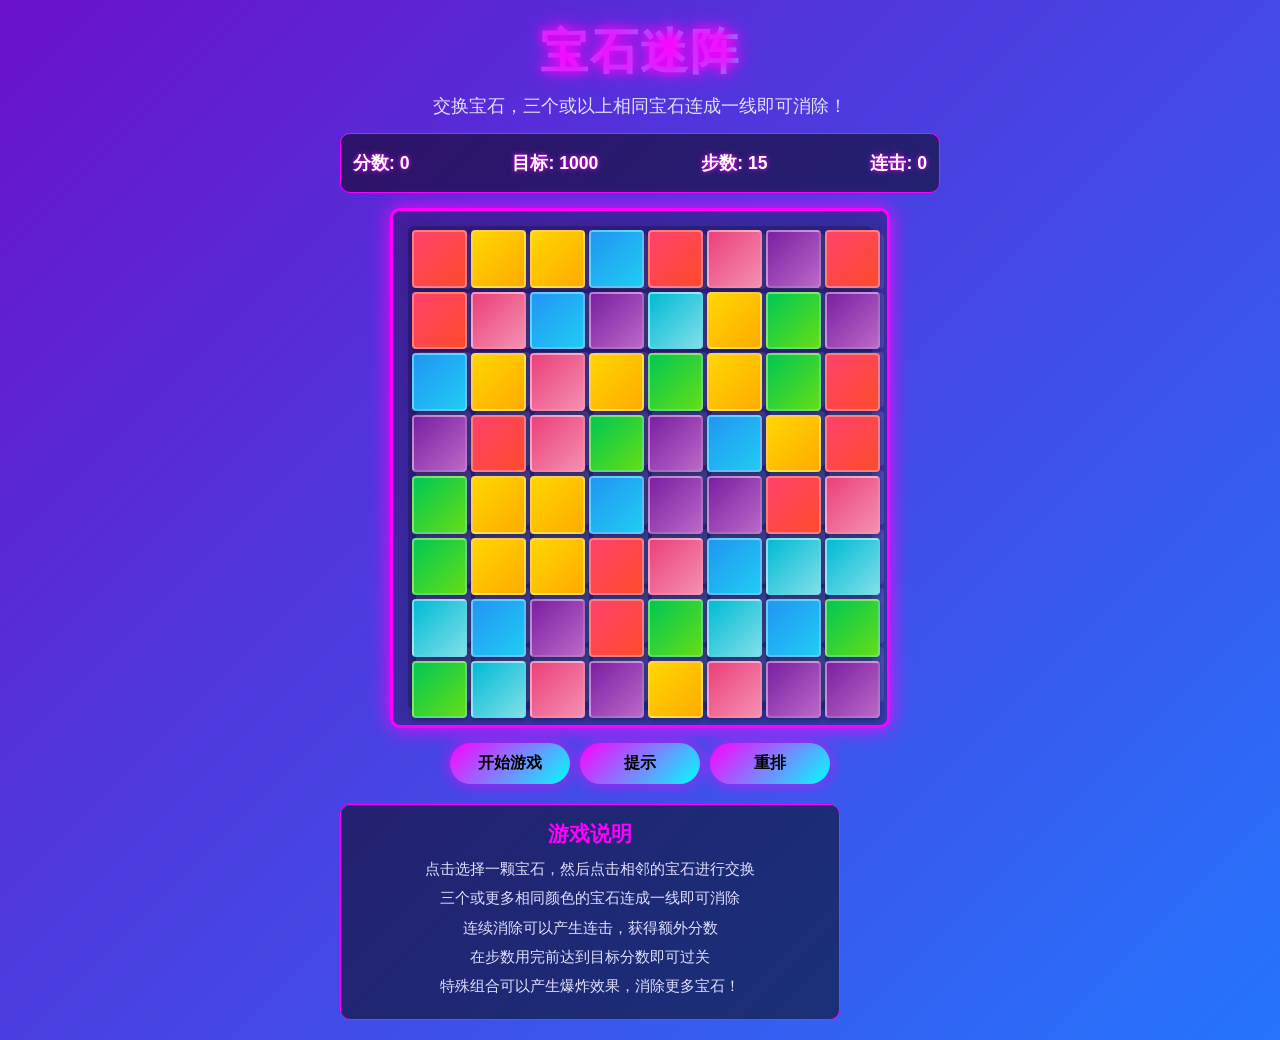
<file: Arduino-UNO-R4/sd/GAME/GAME5.HTM>
<!DOCTYPE html>
<html lang="zh-CN">
<head>
    <meta charset="UTF-8">
    <meta name="viewport" content="width=device-width, initial-scale=1.0">
    <title>宝石迷阵</title>
    <style>
        * {
            margin: 0;
            padding: 0;
            box-sizing: border-box;
            font-family: 'Segoe UI', Tahoma, Geneva, Verdana, sans-serif;
        }
        
        body {
            background: linear-gradient(135deg, #6a11cb 0%, #2575fc 100%);
            min-height: 100vh;
            display: flex;
            flex-direction: column;
            align-items: center;
            color: white;
            overflow-x: hidden;
            padding: 20px;
        }
        
        .container {
            max-width: 600px;
            width: 100%;
            text-align: center;
        }
        
        h1 {
            font-size: 3rem;
            margin-bottom: 10px;
            text-shadow: 0 0 10px #ff00ff, 0 0 20px #ff00ff;
            letter-spacing: 2px;
            background: linear-gradient(to right, #ff00ff, #00ffff);
            -webkit-background-clip: text;
            -webkit-text-fill-color: transparent;
        }
        
        .subtitle {
            font-size: 1.1rem;
            margin-bottom: 15px;
            color: #e0e0ff;
        }
        
        .game-info {
            display: flex;
            justify-content: space-between;
            margin: 15px 0;
            padding: 12px;
            background: rgba(0, 0, 0, 0.5);
            border-radius: 10px;
            border: 1px solid #ff00ff;
            flex-wrap: wrap;
        }
        
        .info-item {
            font-size: 1.1rem;
            font-weight: bold;
            text-shadow: 0 0 5px #ff00ff;
            margin: 5px 0;
        }
        
        .game-container {
            position: relative;
            margin: 15px auto;
            border: 3px solid #ff00ff;
            border-radius: 10px;
            box-shadow: 0 0 20px #ff00ff, inset 0 0 20px rgba(255, 0, 255, 0.1);
            overflow: visible; /* 改为visible让连击提示可以显示在外面 */
            max-width: 500px;
            background: rgba(0, 0, 0, 0.3);
            padding: 15px;
        }
        
        .grid-container {
            display: grid;
            grid-template-columns: repeat(8, 1fr);
            grid-template-rows: repeat(8, 1fr);
            gap: 4px;
            width: 100%;
            aspect-ratio: 1/1;
            background: rgba(0, 0, 0, 0.2);
            border-radius: 6px;
            padding: 8px;
            position: relative;
        }
        
        .grid-cell {
            background: rgba(255, 255, 255, 0.1);
            border-radius: 4px;
            display: flex;
            align-items: center;
            justify-content: center;
            cursor: pointer;
            transition: all 0.2s ease;
        }
        
        .grid-cell:hover {
            background: rgba(255, 255, 255, 0.2);
        }
        
        .gem {
            position: absolute;
            display: flex;
            align-items: center;
            justify-content: center;
            font-size: 1.5rem;
            font-weight: bold;
            border-radius: 4px;
            cursor: pointer;
            transition: all 0.3s ease;
            z-index: 10;
            box-shadow: 0 2px 5px rgba(0, 0, 0, 0.3);
            user-select: none;
            border: 2px solid rgba(255, 255, 255, 0.3);
        }
        
        .gem.selected {
            transform: scale(0.9);
            box-shadow: 0 0 15px #ffff00, 0 2px 5px rgba(0, 0, 0, 0.3);
            border: 2px solid #ffff00;
        }
        
        /* 重新设计颜色，确保有明显区分 */
        .gem.red { 
            background: linear-gradient(135deg, #ff416c, #ff4b2b);
            color: white;
        }
        .gem.blue { 
            background: linear-gradient(135deg, #2196f3, #21cbf3);
            color: white;
        }
        .gem.green { 
            background: linear-gradient(135deg, #00c853, #64dd17);
            color: white;
        }
        .gem.yellow { 
            background: linear-gradient(135deg, #ffd600, #ffab00);
            color: #333;
        }
        .gem.purple { 
            background: linear-gradient(135deg, #7b1fa2, #ba68c8);
            color: white;
        }
        .gem.pink { 
            background: linear-gradient(135deg, #ec407a, #f48fb1);
            color: white;
        }
        .gem.cyan { 
            background: linear-gradient(135deg, #00bcd4, #80deea);
            color: #333;
        }
        
        .gem.matched {
            animation: matchAnimation 0.5s ease-out;
        }
        
        @keyframes matchAnimation {
            0% { transform: scale(1); opacity: 1; }
            50% { transform: scale(1.2); opacity: 0.7; }
            100% { transform: scale(0); opacity: 0; }
        }
        
        .gem.swapping {
            animation: swapAnimation 0.3s ease;
        }
        
        @keyframes swapAnimation {
            0% { transform: scale(1); }
            50% { transform: scale(1.1); }
            100% { transform: scale(1); }
        }
        
        .controls {
            display: flex;
            justify-content: center;
            gap: 10px;
            margin: 15px 0;
            flex-wrap: wrap;
        }
        
        button {
            background: linear-gradient(135deg, #ff00ff, #00ffff);
            border: none;
            padding: 10px 20px;
            font-size: 1rem;
            border-radius: 50px;
            cursor: pointer;
            color: #000;
            font-weight: bold;
            box-shadow: 0 0 15px rgba(255, 0, 255, 0.7);
            transition: all 0.3s ease;
            min-width: 120px;
        }
        
        button:hover {
            transform: translateY(-3px);
            box-shadow: 0 0 20px rgba(255, 0, 255, 0.9);
        }
        
        button:active {
            transform: translateY(1px);
        }
        
        button:disabled {
            background: #555;
            color: #888;
            box-shadow: none;
            cursor: not-allowed;
        }
        
        .instructions {
            margin-top: 20px;
            padding: 15px;
            background: rgba(0, 0, 0, 0.5);
            border-radius: 10px;
            border: 1px solid #ff00ff;
            max-width: 500px;
        }
        
        .instructions h3 {
            color: #ff00ff;
            margin-bottom: 10px;
            font-size: 1.3rem;
        }
        
        .instructions p {
            margin: 8px 0;
            color: #e0e0ff;
            font-size: 0.95rem;
            line-height: 1.4;
        }
        
        .game-over {
            position: absolute;
            top: 50%;
            left: 50%;
            transform: translate(-50%, -50%);
            background: rgba(0, 0, 0, 0.9);
            padding: 25px;
            border-radius: 15px;
            border: 2px solid #ff0000;
            text-align: center;
            box-shadow: 0 0 30px #ff0000;
            z-index: 20;
            display: none;
            width: 85%;
            max-width: 350px;
        }
        
        .game-over h2 {
            font-size: 1.8rem;
            color: #ff0000;
            margin-bottom: 12px;
            text-shadow: 0 0 10px #ff0000;
        }
        
        .game-over p {
            font-size: 1.1rem;
            margin: 8px 0;
        }
        
        .level-complete {
            position: absolute;
            top: 50%;
            left: 50%;
            transform: translate(-50%, -50%);
            background: rgba(0, 0, 0, 0.9);
            padding: 25px;
            border-radius: 15px;
            border: 2px solid #00ff00;
            text-align: center;
            box-shadow: 0 0 30px #00ff00;
            z-index: 20;
            display: none;
            width: 85%;
            max-width: 350px;
        }
        
        .level-complete h2 {
            font-size: 1.8rem;
            color: #00ff00;
            margin-bottom: 12px;
            text-shadow: 0 0 10px #00ff00;
        }
        
        .level-complete p {
            font-size: 1.1rem;
            margin: 8px 0;
        }
        
        .combo-display {
            position: absolute;
            top: -50px; /* 移到游戏区域上方 */
            left: 50%;
            transform: translateX(-50%);
            font-size: 1.5rem;
            font-weight: bold;
            color: #ffff00;
            text-shadow: 0 0 10px #ff0000, 0 0 20px #ff0000;
            display: none;
            animation: comboPulse 0.5s infinite alternate;
            background: rgba(0, 0, 0, 0.7);
            padding: 8px 16px;
            border-radius: 25px;
            border: 2px solid #ffff00;
            z-index: 25;
            white-space: nowrap;
        }
        
        @keyframes comboPulse {
            from { transform: translateX(-50%) scale(1); }
            to { transform: translateX(-50%) scale(1.1); }
        }
        
        .score-popup {
            position: absolute;
            font-size: 1.2rem;
            font-weight: bold;
            color: #ffff00;
            text-shadow: 0 0 3px #000;
            animation: scoreFloat 1s ease-out forwards;
            pointer-events: none;
            z-index: 15;
        }
        
        @keyframes scoreFloat {
            0% { transform: translateY(0); opacity: 1; }
            100% { transform: translateY(-30px); opacity: 0; }
        }
        
        @media (max-width: 600px) {
            h1 {
                font-size: 2.2rem;
            }
            
            .game-info {
                flex-direction: column;
                gap: 8px;
            }
            
            .controls {
                flex-direction: column;
                align-items: center;
                gap: 8px;
            }
            
            button {
                width: 100%;
                max-width: 220px;
                padding: 8px 15px;
            }
            
            .instructions {
                margin-top: 15px;
                padding: 12px;
            }
            
            .gem {
                font-size: 1.2rem;
            }
            
            .grid-container {
                grid-template-columns: repeat(8, 1fr);
                grid-template-rows: repeat(8, 1fr);
                gap: 3px;
                padding: 6px;
            }
            
            .combo-display {
                font-size: 1.3rem;
                top: -45px;
                padding: 6px 12px;
            }
        }
        
        @media (max-width: 400px) {
            body {
                padding: 15px;
            }
            
            h1 {
                font-size: 1.8rem;
            }
            
            .subtitle {
                font-size: 0.95rem;
            }
            
            .game-container {
                margin: 10px auto;
                padding: 10px;
            }
            
            .controls {
                margin: 10px 0;
            }
            
            button {
                font-size: 0.9rem;
                padding: 7px 12px;
            }
            
            .gem {
                font-size: 1rem;
            }
            
            .combo-display {
                font-size: 1.1rem;
                top: -40px;
                padding: 5px 10px;
            }
        }
    </style>
</head>
<body>
    <div class="container">
        <h1>宝石迷阵</h1>
        <p class="subtitle">交换宝石，三个或以上相同宝石连成一线即可消除！</p>
        
        <div class="game-info">
            <div class="info-item">分数: <span id="score">0</span></div>
            <div class="info-item">目标: <span id="target">1000</span></div>
            <div class="info-item">步数: <span id="moves">15</span></div>
            <div class="info-item">连击: <span id="combo">0</span></div>
        </div>
        
        <div class="game-container">
            <div class="combo-display" id="comboDisplay">连击 x<span id="comboCount">1</span>!</div>
            
            <div class="grid-container" id="grid">
                <!-- 网格将由JavaScript生成 -->
            </div>
            
            <div class="game-over" id="gameOver">
                <h2>游戏结束</h2>
                <p>你的最终分数: <span id="finalScore">0</span></p>
                <p id="gameMessage">再试一次，创造新纪录！</p>
                <button id="restartBtn">重新开始</button>
            </div>
            
            <div class="level-complete" id="levelComplete">
                <h2>关卡完成！</h2>
                <p>恭喜你完成了目标！</p>
                <p>分数: <span id="levelScore">0</span></p>
                <button id="nextLevelBtn">下一关</button>
            </div>
        </div>
        
        <div class="controls">
            <button id="startBtn">开始游戏</button>
            <button id="hintBtn">提示</button>
            <button id="shuffleBtn">重排</button>
        </div>
        
        <div class="instructions">
            <h3>游戏说明</h3>
            <p>点击选择一颗宝石，然后点击相邻的宝石进行交换</p>
            <p>三个或更多相同颜色的宝石连成一线即可消除</p>
            <p>连续消除可以产生连击，获得额外分数</p>
            <p>在步数用完前达到目标分数即可过关</p>
            <p>特殊组合可以产生爆炸效果，消除更多宝石！</p>
        </div>
    </div>

    <script>
        document.addEventListener('DOMContentLoaded', () => {
            const gridContainer = document.getElementById('grid');
            const startBtn = document.getElementById('startBtn');
            const hintBtn = document.getElementById('hintBtn');
            const shuffleBtn = document.getElementById('shuffleBtn');
            const restartBtn = document.getElementById('restartBtn');
            const nextLevelBtn = document.getElementById('nextLevelBtn');
            const scoreEl = document.getElementById('score');
            const targetEl = document.getElementById('target');
            const movesEl = document.getElementById('moves');
            const comboEl = document.getElementById('combo');
            const gameOverEl = document.getElementById('gameOver');
            const levelCompleteEl = document.getElementById('levelComplete');
            const finalScoreEl = document.getElementById('finalScore');
            const levelScoreEl = document.getElementById('levelScore');
            const gameMessageEl = document.getElementById('gameMessage');
            const comboDisplay = document.getElementById('comboDisplay');
            const comboCount = document.getElementById('comboCount');
            
            // 游戏配置 - 使用明显区分的颜色
            const GRID_SIZE = 8;
            const GEM_TYPES = ['red', 'blue', 'green', 'yellow', 'purple', 'pink', 'cyan'];
            
            // 游戏状态
            let game = {
                grid: [],
                score: 0,
                target: 1000,
                moves: 15,
                level: 1,
                combo: 0,
                selectedGem: null,
                isSwapping: false,
                gameOver: false,
                levelComplete: false
            };
            
            // 初始化游戏
            function initGame() {
                // 创建网格
                game.grid = Array(GRID_SIZE).fill().map(() => Array(GRID_SIZE).fill(null));
                game.score = 0;
                game.moves = 15;
                game.level = 1;
                game.combo = 0;
                game.selectedGem = null;
                game.isSwapping = false;
                game.gameOver = false;
                game.levelComplete = false;
                game.target = 1000;
                
                // 生成网格HTML
                createGridCells();
                
                // 填充宝石
                fillGrid();
                
                updateUI();
                gameOverEl.style.display = 'none';
                levelCompleteEl.style.display = 'none';
                comboDisplay.style.display = 'none';
                
                // 渲染宝石
                renderGems();
            }
            
            // 创建网格单元格
            function createGridCells() {
                gridContainer.innerHTML = '';
                const containerWidth = gridContainer.offsetWidth;
                const cellSize = (containerWidth - 24) / GRID_SIZE;
                
                for (let i = 0; i < GRID_SIZE; i++) {
                    for (let j = 0; j < GRID_SIZE; j++) {
                        const cell = document.createElement('div');
                        cell.className = 'grid-cell';
                        cell.dataset.row = i;
                        cell.dataset.col = j;
                        cell.style.width = `${cellSize}px`;
                        cell.style.height = `${cellSize}px`;
                        
                        // 添加点击事件到网格单元格
                        cell.addEventListener('click', handleCellClick);
                        gridContainer.appendChild(cell);
                    }
                }
            }
            
            // 填充网格
            function fillGrid() {
                for (let i = 0; i < GRID_SIZE; i++) {
                    for (let j = 0; j < GRID_SIZE; j++) {
                        // 随机选择宝石类型，避免初始就有匹配
                        let gemType;
                        let attempts = 0;
                        do {
                            gemType = GEM_TYPES[Math.floor(Math.random() * GEM_TYPES.length)];
                            attempts++;
                            if (attempts > 20) break; // 防止无限循环
                        } while (hasInitialMatch(i, j, gemType));
                        
                        game.grid[i][j] = {
                            type: gemType,
                            row: i,
                            col: j
                        };
                    }
                }
                
                // 检查并修复初始匹配
                let matches = findMatches();
                let attempts = 0;
                while (matches.length > 0 && attempts < 50) {
                    // 重新填充有匹配的区域
                    matches.forEach(match => {
                        if (match.horizontal) {
                            for (let k = 0; k < 3; k++) {
                                const newType = GEM_TYPES[Math.floor(Math.random() * GEM_TYPES.length)];
                                game.grid[match.row][match.col + k].type = newType;
                            }
                        } else {
                            for (let k = 0; k < 3; k++) {
                                const newType = GEM_TYPES[Math.floor(Math.random() * GEM_TYPES.length)];
                                game.grid[match.row + k][match.col].type = newType;
                            }
                        }
                    });
                    matches = findMatches();
                    attempts++;
                }
            }
            
            // 检查初始匹配
            function hasInitialMatch(row, col, gemType) {
                // 检查水平匹配
                if (col >= 2 && 
                    game.grid[row][col-1]?.type === gemType && 
                    game.grid[row][col-2]?.type === gemType) {
                    return true;
                }
                
                // 检查垂直匹配
                if (row >= 2 && 
                    game.grid[row-1][col]?.type === gemType && 
                    game.grid[row-2][col]?.type === gemType) {
                    return true;
                }
                
                return false;
            }
            
            // 渲染宝石
            function renderGems() {
                // 移除所有现有的宝石
                const existingGems = document.querySelectorAll('.gem');
                existingGems.forEach(gem => gem.remove());
                
                // 获取网格容器的实际尺寸
                const containerWidth = gridContainer.offsetWidth;
                const containerHeight = gridContainer.offsetHeight;
                
                // 计算每个格子的实际尺寸
                const cellWidth = (containerWidth - 24) / GRID_SIZE;
                const cellHeight = (containerHeight - 24) / GRID_SIZE;
                
                // 添加新的宝石
                for (let i = 0; i < GRID_SIZE; i++) {
                    for (let j = 0; j < GRID_SIZE; j++) {
                        const gem = game.grid[i][j];
                        if (gem) {
                            const gemElement = document.createElement('div');
                            gemElement.className = `gem ${gem.type}`;
                            gemElement.dataset.row = i;
                            gemElement.dataset.col = j;
                            
                            // 使用像素精确定位
                            const left = 4 + j * (cellWidth + 4);
                            const top = 4 + i * (cellHeight + 4);
                            
                            gemElement.style.left = `${left}px`;
                            gemElement.style.top = `${top}px`;
                            gemElement.style.width = `${cellWidth}px`;
                            gemElement.style.height = `${cellHeight}px`;
                            
                            // 添加点击事件到宝石
                            gemElement.addEventListener('click', handleGemClick);
                            
                            gridContainer.appendChild(gemElement);
                        }
                    }
                }
            }
            
            // 处理单元格点击
            function handleCellClick(e) {
                if (game.gameOver || game.levelComplete || game.isSwapping) return;
                
                const row = parseInt(e.target.dataset.row);
                const col = parseInt(e.target.dataset.col);
                
                // 找到对应的宝石元素
                const gemElement = document.querySelector(`.gem[data-row="${row}"][data-col="${col}"]`);
                if (gemElement) {
                    handleGemSelection(row, col, gemElement);
                }
            }
            
            // 处理宝石点击
            function handleGemClick(e) {
                if (game.gameOver || game.levelComplete || game.isSwapping) return;
                
                const row = parseInt(e.target.dataset.row);
                const col = parseInt(e.target.dataset.col);
                
                handleGemSelection(row, col, e.target);
            }
            
            // 处理宝石选择
            function handleGemSelection(row, col, gemElement) {
                // 如果没有选中的宝石，选中当前宝石
                if (!game.selectedGem) {
                    game.selectedGem = { row, col };
                    gemElement.classList.add('selected');
                    return;
                }
                
                // 如果点击的是已选中的宝石，取消选择
                if (game.selectedGem.row === row && game.selectedGem.col === col) {
                    game.selectedGem = null;
                    gemElement.classList.remove('selected');
                    return;
                }
                
                // 检查是否相邻
                const rowDiff = Math.abs(game.selectedGem.row - row);
                const colDiff = Math.abs(game.selectedGem.col - col);
                
                if ((rowDiff === 1 && colDiff === 0) || (rowDiff === 0 && colDiff === 1)) {
                    // 交换宝石
                    swapGems(game.selectedGem.row, game.selectedGem.col, row, col);
                } else {
                    // 选择新的宝石
                    document.querySelector('.gem.selected')?.classList.remove('selected');
                    game.selectedGem = { row, col };
                    gemElement.classList.add('selected');
                }
            }
            
            // 交换宝石
            function swapGems(row1, col1, row2, col2) {
                game.isSwapping = true;
                
                // 添加交换动画
                const gem1 = document.querySelector(`.gem[data-row="${row1}"][data-col="${col1}"]`);
                const gem2 = document.querySelector(`.gem[data-row="${row2}"][data-col="${col2}"]`);
                
                if (gem1) gem1.classList.add('swapping');
                if (gem2) gem2.classList.add('swapping');
                
                // 交换网格中的数据
                const temp = game.grid[row1][col1];
                game.grid[row1][col1] = game.grid[row2][col2];
                game.grid[row2][col2] = temp;
                
                // 更新宝石位置
                game.grid[row1][col1].row = row1;
                game.grid[row1][col1].col = col1;
                game.grid[row2][col2].row = row2;
                game.grid[row2][col2].col = col2;
                
                // 重新渲染
                setTimeout(() => {
                    renderGems();
                    
                    // 检查匹配
                    setTimeout(() => {
                        const matches = findMatches();
                        
                        if (matches.length > 0) {
                            // 有匹配，处理消除
                            processMatches(matches);
                        } else {
                            // 没有匹配，交换回来
                            const temp = game.grid[row1][col1];
                            game.grid[row1][col1] = game.grid[row2][col2];
                            game.grid[row2][col2] = temp;
                            
                            game.grid[row1][col1].row = row1;
                            game.grid[row1][col1].col = col1;
                            game.grid[row2][col2].row = row2;
                            game.grid[row2][col2].col = col2;
                            
                            renderGems();
                            game.isSwapping = false;
                        }
                        
                        // 清除选择
                        document.querySelector('.gem.selected')?.classList.remove('selected');
                        game.selectedGem = null;
                    }, 100);
                }, 300);
            }
            
            // 查找匹配
            function findMatches() {
                const matches = [];
                
                // 检查水平匹配
                for (let i = 0; i < GRID_SIZE; i++) {
                    for (let j = 0; j < GRID_SIZE - 2; j++) {
                        const gem1 = game.grid[i][j];
                        const gem2 = game.grid[i][j+1];
                        const gem3 = game.grid[i][j+2];
                        
                        if (gem1 && gem2 && gem3 && 
                            gem1.type === gem2.type && gem2.type === gem3.type) {
                            // 检查是否已经包含在匹配中
                            const isNewMatch = !matches.some(match => 
                                match.horizontal && match.row === i && 
                                (match.col === j || match.col === j-1 || match.col === j-2)
                            );
                            
                            if (isNewMatch) {
                                matches.push({row: i, col: j, horizontal: true});
                            }
                        }
                    }
                }
                
                // 检查垂直匹配
                for (let i = 0; i < GRID_SIZE - 2; i++) {
                    for (let j = 0; j < GRID_SIZE; j++) {
                        const gem1 = game.grid[i][j];
                        const gem2 = game.grid[i+1][j];
                        const gem3 = game.grid[i+2][j];
                        
                        if (gem1 && gem2 && gem3 && 
                            gem1.type === gem2.type && gem2.type === gem3.type) {
                            // 检查是否已经包含在匹配中
                            const isNewMatch = !matches.some(match => 
                                !match.horizontal && match.col === j && 
                                (match.row === i || match.row === i-1 || match.row === i-2)
                            );
                            
                            if (isNewMatch) {
                                matches.push({row: i, col: j, horizontal: false});
                            }
                        }
                    }
                }
                
                return matches;
            }
            
            // 处理匹配
            function processMatches(matches) {
                // 计算分数
                const matchCount = matches.length;
                const baseScore = matchCount * 100;
                const comboBonus = game.combo * 50;
                const totalScore = baseScore + comboBonus;
                
                game.score += totalScore;
                game.combo++;
                game.moves--;
                
                // 显示分数弹出效果
                showScorePopup(totalScore);
                
                // 显示连击 - 现在应该能正常显示了
                if (game.combo > 1) {
                    comboCount.textContent = game.combo;
                    comboDisplay.style.display = 'block';
                    setTimeout(() => {
                        comboDisplay.style.display = 'none';
                    }, 1500); // 延长显示时间
                }
                
                // 标记匹配的宝石
                const matchedGems = new Set();
                
                matches.forEach(match => {
                    if (match.horizontal) {
                        for (let k = 0; k < 3; k++) {
                            matchedGems.add(`${match.row},${match.col + k}`);
                        }
                    } else {
                        for (let k = 0; k < 3; k++) {
                            matchedGems.add(`${match.row + k},${match.col}`);
                        }
                    }
                });
                
                // 添加匹配动画
                matchedGems.forEach(pos => {
                    const [row, col] = pos.split(',').map(Number);
                    const gemElement = document.querySelector(`.gem[data-row="${row}"][data-col="${col}"]`);
                    if (gemElement) {
                        gemElement.classList.add('matched');
                    }
                });
                
                // 移除匹配的宝石并填充新宝石
                setTimeout(() => {
                    // 移除匹配的宝石
                    matchedGems.forEach(pos => {
                        const [row, col] = pos.split(',').map(Number);
                        game.grid[row][col] = null;
                    });
                    
                    // 下落宝石
                    dropGems();
                    
                    // 填充空缺
                    fillEmptySpaces();
                    
                    // 重新渲染
                    renderGems();
                    
                    updateUI();
                    
                    // 检查是否还有匹配
                    setTimeout(() => {
                        const newMatches = findMatches();
                        if (newMatches.length > 0) {
                            // 继续处理匹配
                            processMatches(newMatches);
                        } else {
                            game.isSwapping = false;
                            
                            // 检查游戏状态
                            checkGameState();
                        }
                    }, 500);
                }, 500);
            }
            
            // 显示分数弹出效果
            function showScorePopup(score) {
                const popup = document.createElement('div');
                popup.className = 'score-popup';
                popup.textContent = `+${score}`;
                popup.style.left = '50%';
                popup.style.top = '50%';
                gridContainer.appendChild(popup);
                
                setTimeout(() => {
                    popup.remove();
                }, 1000);
            }
            
            // 宝石下落
            function dropGems() {
                for (let j = 0; j < GRID_SIZE; j++) {
                    let emptySpaces = 0;
                    
                    for (let i = GRID_SIZE - 1; i >= 0; i--) {
                        if (game.grid[i][j] === null) {
                            emptySpaces++;
                        } else if (emptySpaces > 0) {
                            game.grid[i + emptySpaces][j] = game.grid[i][j];
                            game.grid[i][j] = null;
                            game.grid[i + emptySpaces][j].row = i + emptySpaces;
                        }
                    }
                }
            }
            
            // 填充空缺
            function fillEmptySpaces() {
                for (let i = 0; i < GRID_SIZE; i++) {
                    for (let j = 0; j < GRID_SIZE; j++) {
                        if (game.grid[i][j] === null) {
                            const gemType = GEM_TYPES[Math.floor(Math.random() * GEM_TYPES.length)];
                            game.grid[i][j] = {
                                type: gemType,
                                row: i,
                                col: j
                            };
                        }
                    }
                }
            }
            
            // 检查游戏状态
            function checkGameState() {
                if (game.moves <= 0) {
                    if (game.score >= game.target) {
                        // 关卡完成
                        game.levelComplete = true;
                        levelScoreEl.textContent = game.score;
                        levelCompleteEl.style.display = 'block';
                    } else {
                        // 游戏结束
                        game.gameOver = true;
                        finalScoreEl.textContent = game.score;
                        gameMessageEl.textContent = "步数用完了！再试一次吧！";
                        gameOverEl.style.display = 'block';
                    }
                } else if (game.score >= game.target) {
                    // 关卡完成
                    game.levelComplete = true;
                    levelScoreEl.textContent = game.score;
                    levelCompleteEl.style.display = 'block';
                }
            }
            
            // 提示功能
            function showHint() {
                // 找到所有可能的移动
                const possibleMoves = [];
                
                for (let i = 0; i < GRID_SIZE; i++) {
                    for (let j = 0; j < GRID_SIZE; j++) {
                        // 检查与右边宝石交换
                        if (j < GRID_SIZE - 1) {
                            // 交换
                            const temp = game.grid[i][j];
                            game.grid[i][j] = game.grid[i][j+1];
                            game.grid[i][j+1] = temp;
                            
                            // 检查是否有匹配
                            const matches = findMatches();
                            
                            // 交换回来
                            game.grid[i][j+1] = game.grid[i][j];
                            game.grid[i][j] = temp;
                            
                            if (matches.length > 0) {
                                possibleMoves.push({row: i, col: j, direction: 'right'});
                            }
                        }
                        
                        // 检查与下面宝石交换
                        if (i < GRID_SIZE - 1) {
                            // 交换
                            const temp = game.grid[i][j];
                            game.grid[i][j] = game.grid[i+1][j];
                            game.grid[i+1][j] = temp;
                            
                            // 检查是否有匹配
                            const matches = findMatches();
                            
                            // 交换回来
                            game.grid[i+1][j] = game.grid[i][j];
                            game.grid[i][j] = temp;
                            
                            if (matches.length > 0) {
                                possibleMoves.push({row: i, col: j, direction: 'down'});
                            }
                        }
                    }
                }
                
                if (possibleMoves.length > 0) {
                    // 随机选择一个可能的移动
                    const move = possibleMoves[Math.floor(Math.random() * possibleMoves.length)];
                    const gem1 = document.querySelector(`.gem[data-row="${move.row}"][data-col="${move.col}"]`);
                    let gem2;
                    
                    if (move.direction === 'right') {
                        gem2 = document.querySelector(`.gem[data-row="${move.row}"][data-col="${move.col + 1}"]`);
                    } else {
                        gem2 = document.querySelector(`.gem[data-row="${move.row + 1}"][data-col="${move.col}"]`);
                    }
                    
                    if (gem1 && gem2) {
                        gem1.style.boxShadow = '0 0 15px #ffff00';
                        gem2.style.boxShadow = '0 0 15px #ffff00';
                        
                        setTimeout(() => {
                            gem1.style.boxShadow = '';
                            gem2.style.boxShadow = '';
                        }, 2000);
                    }
                } else {
                    alert('没有找到可匹配的移动！尝试重排宝石吧！');
                }
            }
            
            // 重排宝石
            function shuffleGems() {
                if (game.moves <= 0) return;
                
                // 收集所有宝石
                const allGems = [];
                for (let i = 0; i < GRID_SIZE; i++) {
                    for (let j = 0; j < GRID_SIZE; j++) {
                        allGems.push(game.grid[i][j]);
                    }
                }
                
                // 随机重排
                for (let i = allGems.length - 1; i > 0; i--) {
                    const j = Math.floor(Math.random() * (i + 1));
                    [allGems[i], allGems[j]] = [allGems[j], allGems[i]];
                }
                
                // 重新分配位置
                let index = 0;
                for (let i = 0; i < GRID_SIZE; i++) {
                    for (let j = 0; j < GRID_SIZE; j++) {
                        game.grid[i][j] = allGems[index];
                        game.grid[i][j].row = i;
                        game.grid[i][j].col = j;
                        index++;
                    }
                }
                
                // 重新渲染
                renderGems();
                
                // 消耗一步
                game.moves--;
                updateUI();
                
                // 检查游戏状态
                checkGameState();
            }
            
            // 下一关
            function nextLevel() {
                game.level++;
                game.score = 0;
                game.moves = 15 + game.level * 2;
                game.target = 1000 + game.level * 500;
                game.combo = 0;
                
                // 重新填充网格
                fillGrid();
                renderGems();
                updateUI();
                
                levelCompleteEl.style.display = 'none';
            }
            
            // 更新UI
            function updateUI() {
                scoreEl.textContent = game.score;
                targetEl.textContent = game.target;
                movesEl.textContent = game.moves;
                comboEl.textContent = game.combo;
            }
            
            // 事件监听
            startBtn.addEventListener('click', initGame);
            hintBtn.addEventListener('click', showHint);
            shuffleBtn.addEventListener('click', shuffleGems);
            restartBtn.addEventListener('click', initGame);
            nextLevelBtn.addEventListener('click', nextLevel);
            
            // 窗口大小改变时重新渲染
            window.addEventListener('resize', () => {
                if (game.grid && game.grid.length > 0) {
                    createGridCells();
                    renderGems();
                }
            });
            
            // 初始化游戏
            initGame();
        });
    </script>
</body>
</html>
</file>
